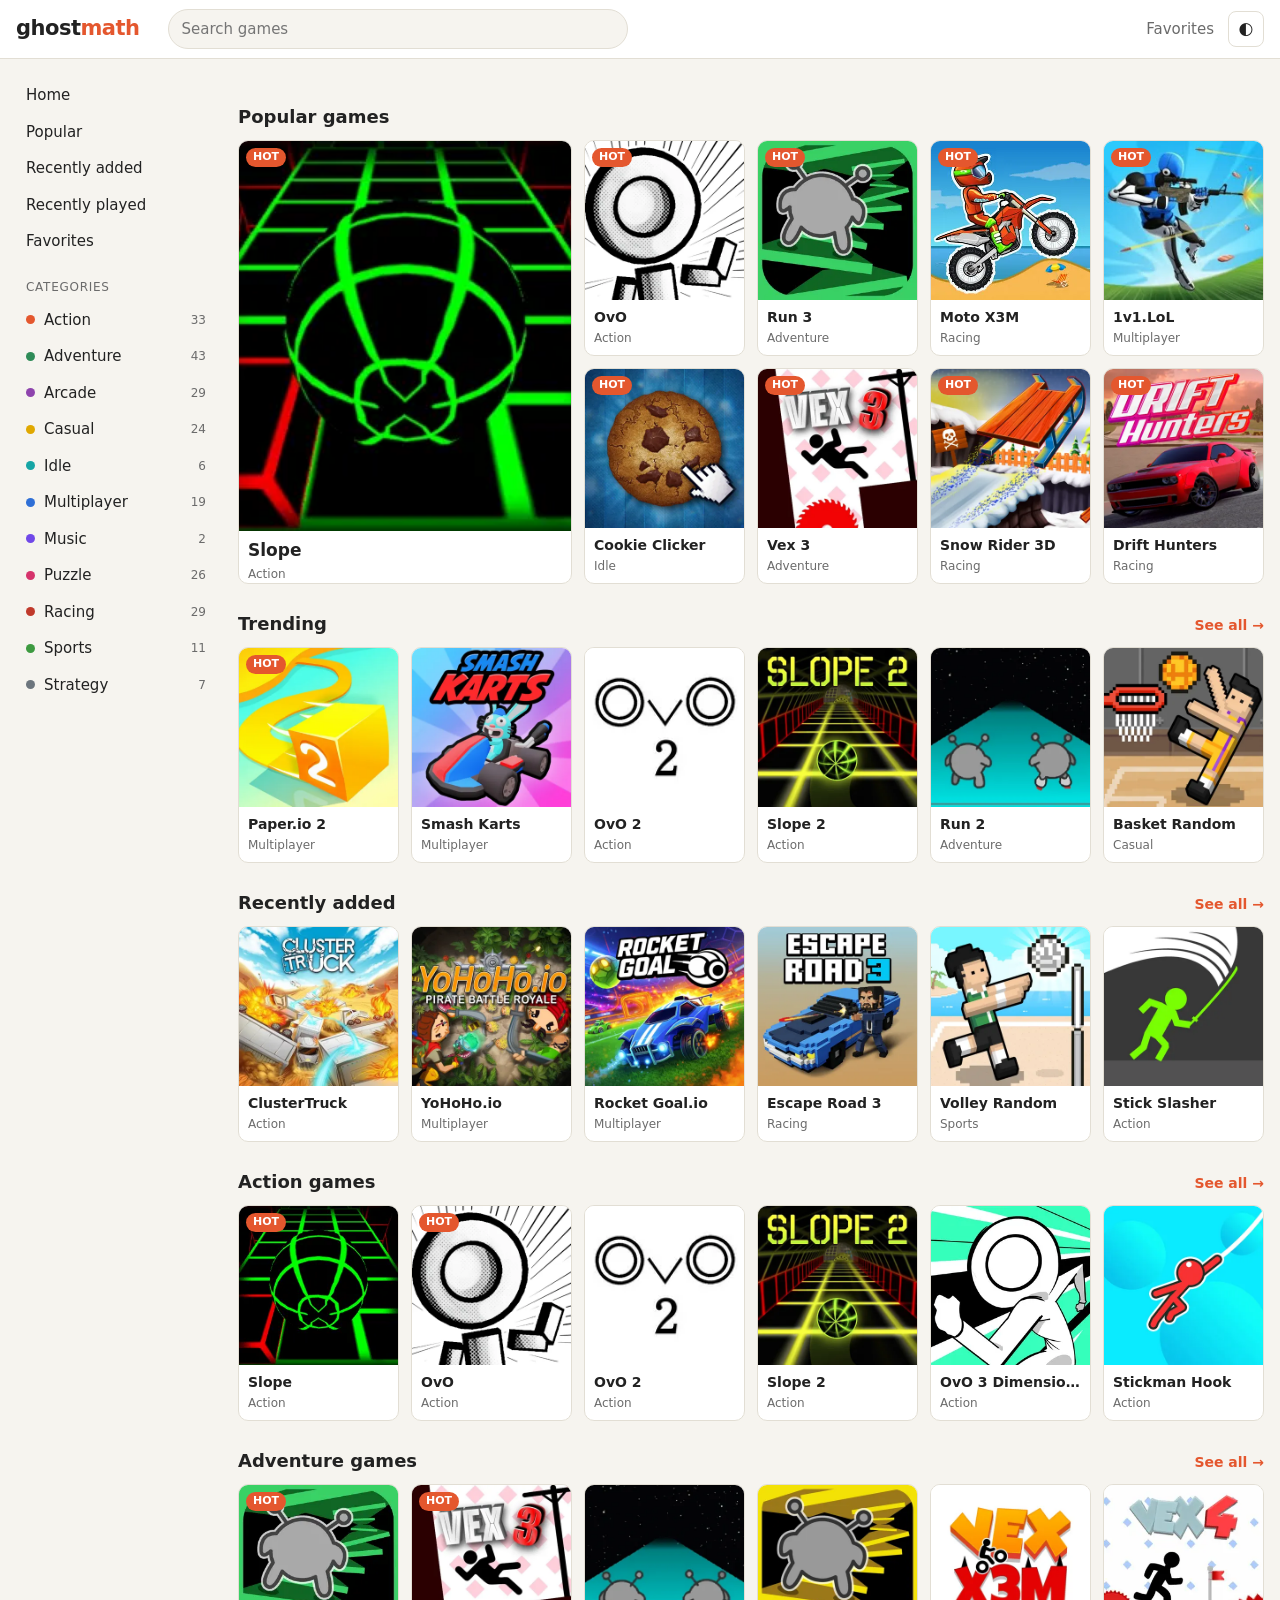
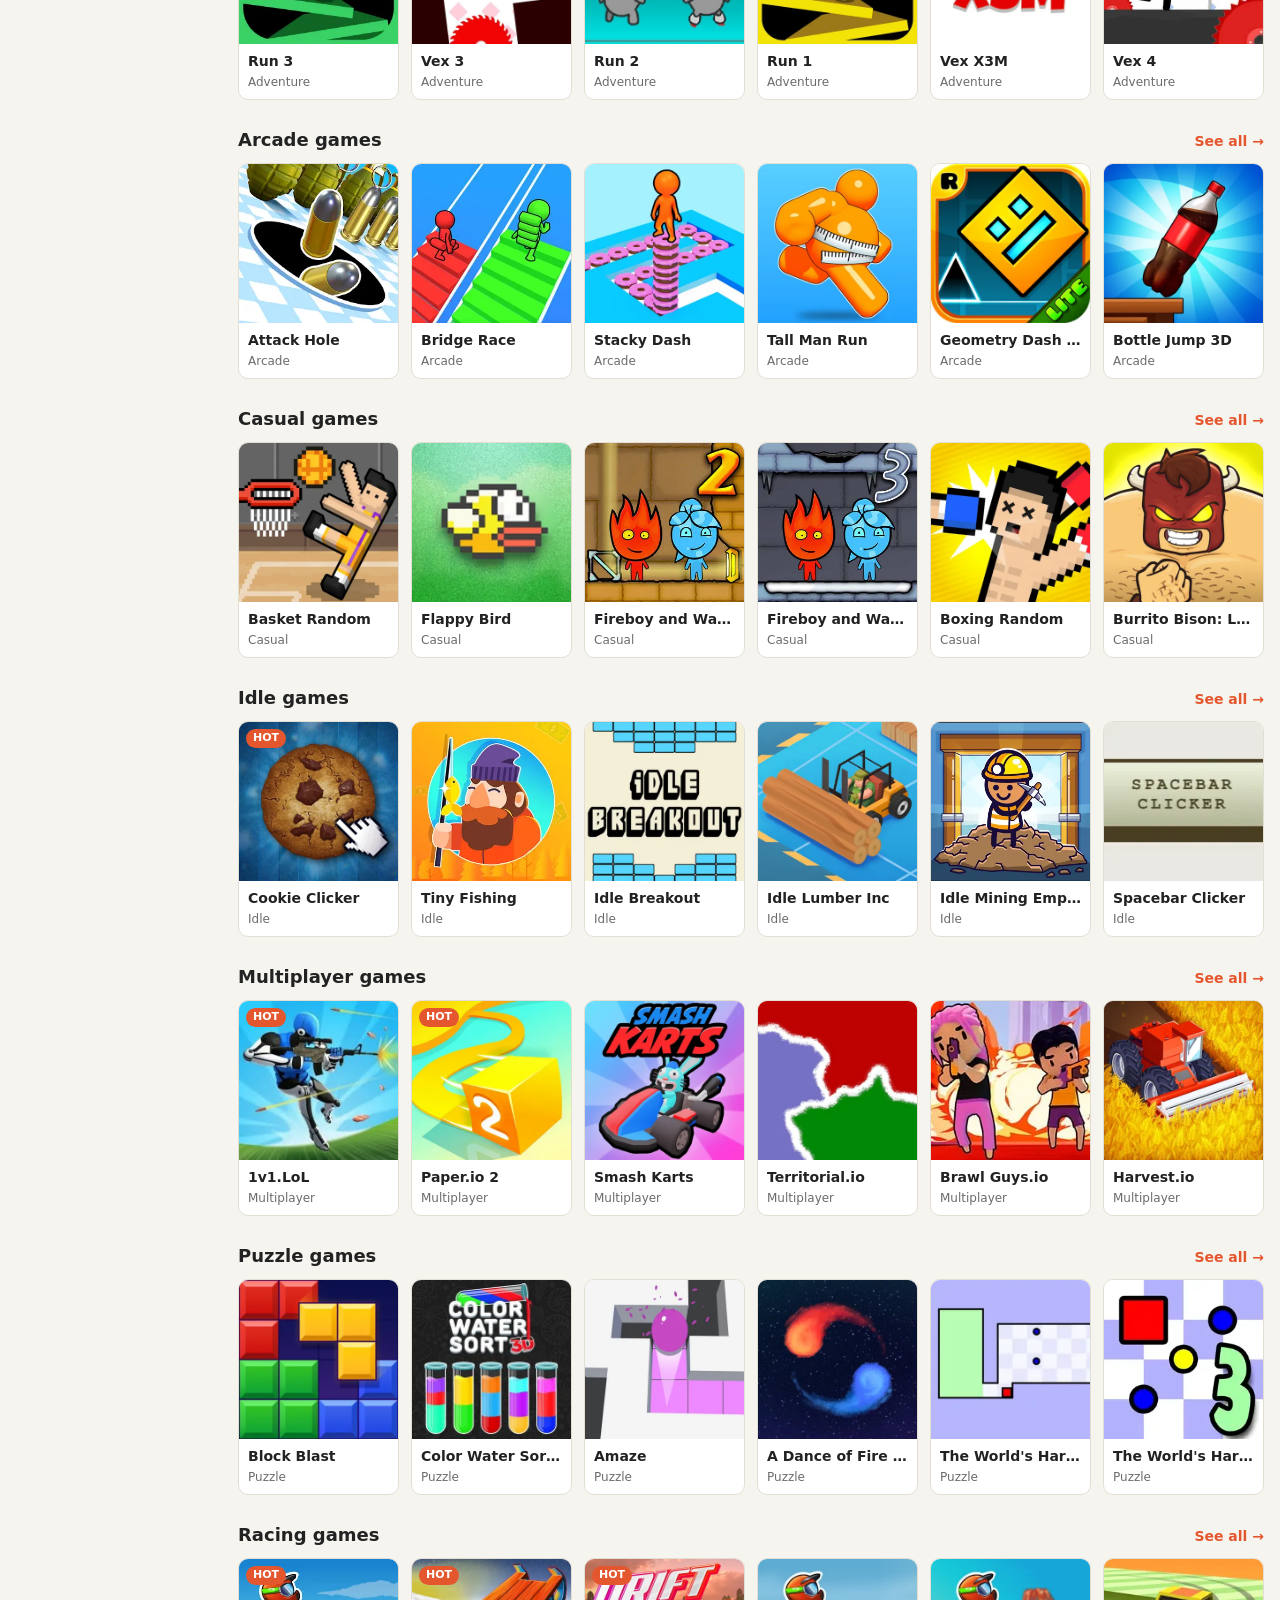
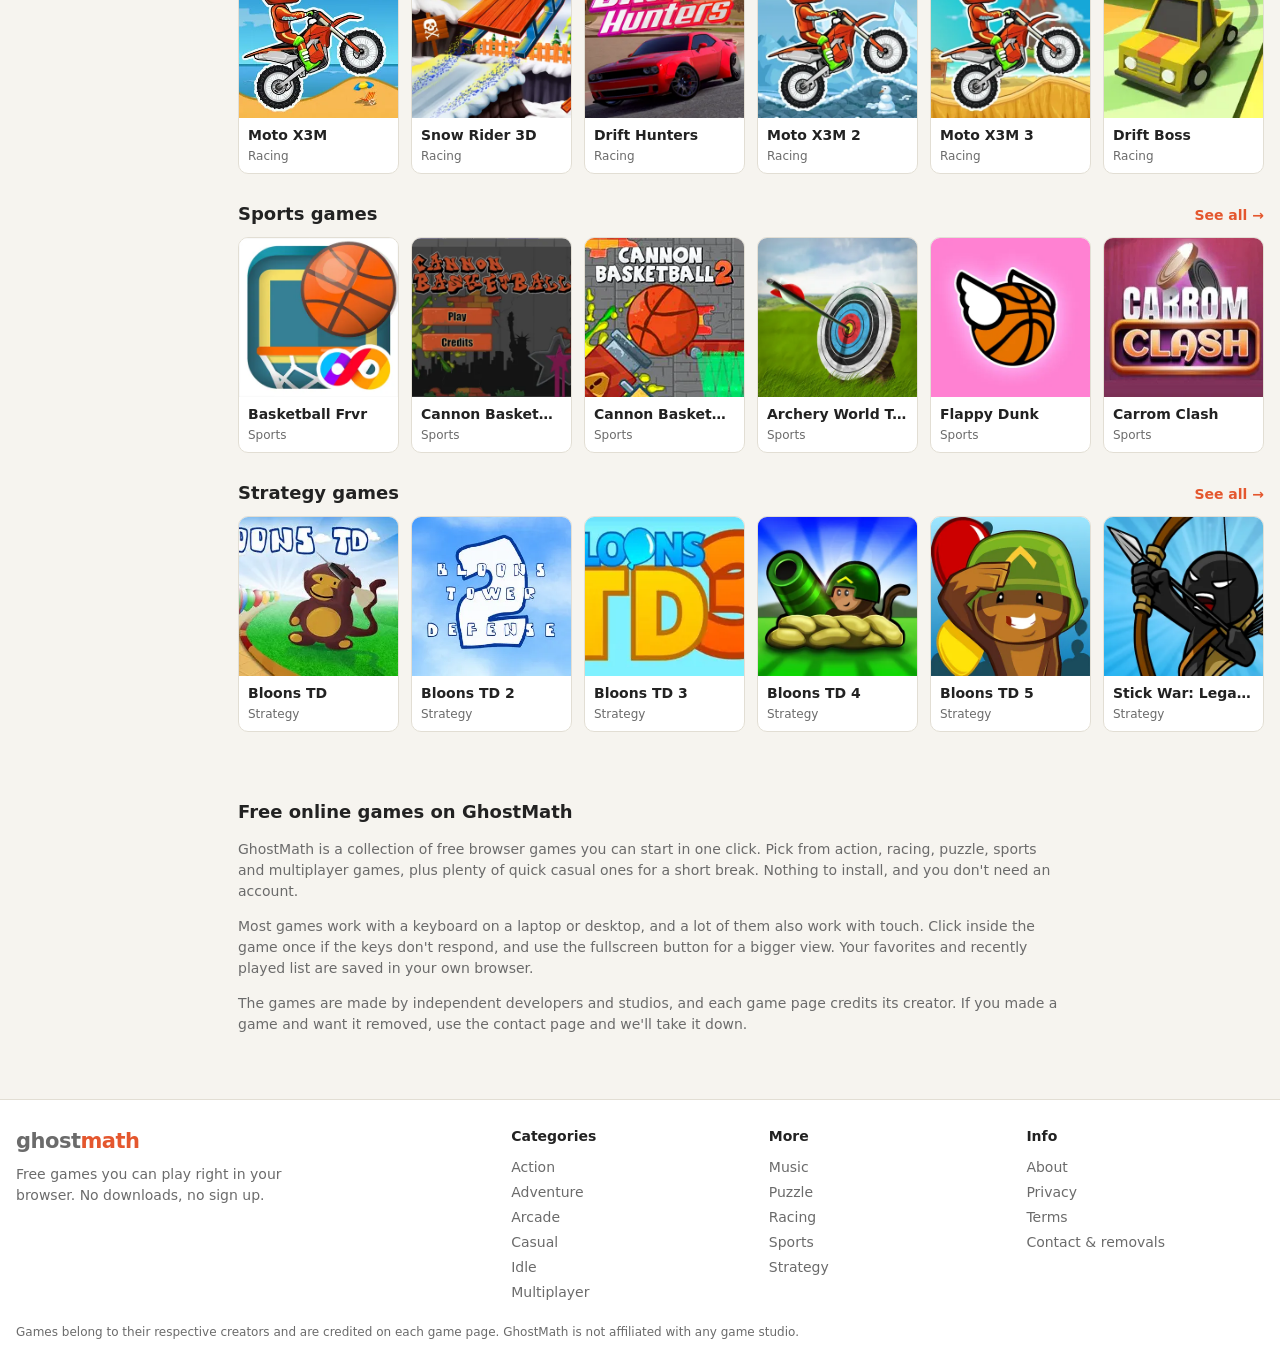
<file: index.html>
<!doctype html><html lang="en"><head><meta charset="utf-8"><meta name="viewport" content="width=device-width,initial-scale=1"><link rel="stylesheet" href="style.css"><link rel="icon" href="favicon.svg" type="image/svg+xml"><script>try{var t=localStorage.getItem("gm_theme");if(t)document.documentElement.setAttribute("data-theme",t)}catch(e){}</script><title>GhostMath - free online games, no download</title><meta name="description" content="Play free online games in your browser: Slope, Run 3, Moto X3M, Snow Rider 3D, Paper.io 2 and 200+ more. No download, no sign up."></head><body><header><div class="wrap bar"><button id="menu" aria-label="Menu">&#9776;</button><a class="logo" href="index.html">ghost<span>math</span></a><div class="search"><input id="q" type="search" placeholder="Search games" autocomplete="off"><ul id="sug"></ul></div><a class="hl" href="browse.html?list=favorites">Favorites</a><button id="theme" class="ib" aria-label="Toggle dark mode">&#9680;</button></div></header><div class="wrap layout"><aside id="side"><nav><a href="index.html" class="sl">Home</a><a href="browse.html?list=popular" class="sl">Popular</a><a href="browse.html?list=new" class="sl">Recently added</a><a href="browse.html?list=recent" class="sl">Recently played</a><a href="browse.html?list=favorites" class="sl">Favorites <span class="cnt" id="favcount"></span></a></nav><div class="sh">Categories</div><nav><a href="browse.html?c=Action" class="sl"><i style="background:#e4572e"></i>Action<span class="cnt">33</span></a><a href="browse.html?c=Adventure" class="sl"><i style="background:#2e8b57"></i>Adventure<span class="cnt">43</span></a><a href="browse.html?c=Arcade" class="sl"><i style="background:#8e44ad"></i>Arcade<span class="cnt">29</span></a><a href="browse.html?c=Casual" class="sl"><i style="background:#e0a800"></i>Casual<span class="cnt">25</span></a><a href="browse.html?c=Idle" class="sl"><i style="background:#16a5a5"></i>Idle<span class="cnt">6</span></a><a href="browse.html?c=Multiplayer" class="sl"><i style="background:#2f6fd6"></i>Multiplayer<span class="cnt">17</span></a><a href="browse.html?c=Music" class="sl"><i style="background:#7048e8"></i>Music<span class="cnt">2</span></a><a href="browse.html?c=Puzzle" class="sl"><i style="background:#d6336c"></i>Puzzle<span class="cnt">26</span></a><a href="browse.html?c=Racing" class="sl"><i style="background:#c0392b"></i>Racing<span class="cnt">30</span></a><a href="browse.html?c=Sports" class="sl"><i style="background:#3d9a40"></i>Sports<span class="cnt">11</span></a><a href="browse.html?c=Strategy" class="sl"><i style="background:#6c757d"></i>Strategy<span class="cnt">7</span></a></nav></aside><main id="main" class=""><section id="hero"><h2>Popular games</h2><div class="mosaic" id="mosaic"></div></section><div id="rows"></div><section class="seo"><h2>Free online games on GhostMath</h2>
<p>GhostMath is a collection of free browser games you can start in one click. Pick from action, racing, puzzle, sports and multiplayer games, plus plenty of quick casual ones for a short break. Nothing to install, and you don't need an account.</p>
<p>Most games work with a keyboard on a laptop or desktop, and a lot of them also work with touch. Click inside the game once if the keys don't respond, and use the fullscreen button for a bigger view. Your favorites and recently played list are saved in your own browser.</p>
<p>The games are made by independent developers and studios, and each game page credits its creator. If you made a game and want it removed, use the contact page and we'll take it down.</p></section></main></div><footer><div class="wrap fcols"><div><b class="logo">ghost<span>math</span></b><p>Free games you can play right in your browser. No downloads, no sign up.</p></div><div><h4>Categories</h4><a href="browse.html?c=Action">Action</a><a href="browse.html?c=Adventure">Adventure</a><a href="browse.html?c=Arcade">Arcade</a><a href="browse.html?c=Casual">Casual</a><a href="browse.html?c=Idle">Idle</a><a href="browse.html?c=Multiplayer">Multiplayer</a></div><div><h4>More</h4><a href="browse.html?c=Music">Music</a><a href="browse.html?c=Puzzle">Puzzle</a><a href="browse.html?c=Racing">Racing</a><a href="browse.html?c=Sports">Sports</a><a href="browse.html?c=Strategy">Strategy</a></div><div><h4>Info</h4><a href="about.html">About</a><a href="privacy.html">Privacy</a><a href="terms.html">Terms</a><a href="contact.html">Contact &amp; removals</a></div></div><div class="wrap small">Games belong to their respective creators and are credited on each game page. GhostMath is not affiliated with any game studio.</div></footer><div id="shade"></div><script src="games.js"></script><script src="app.js"></script></body></html>
</file>
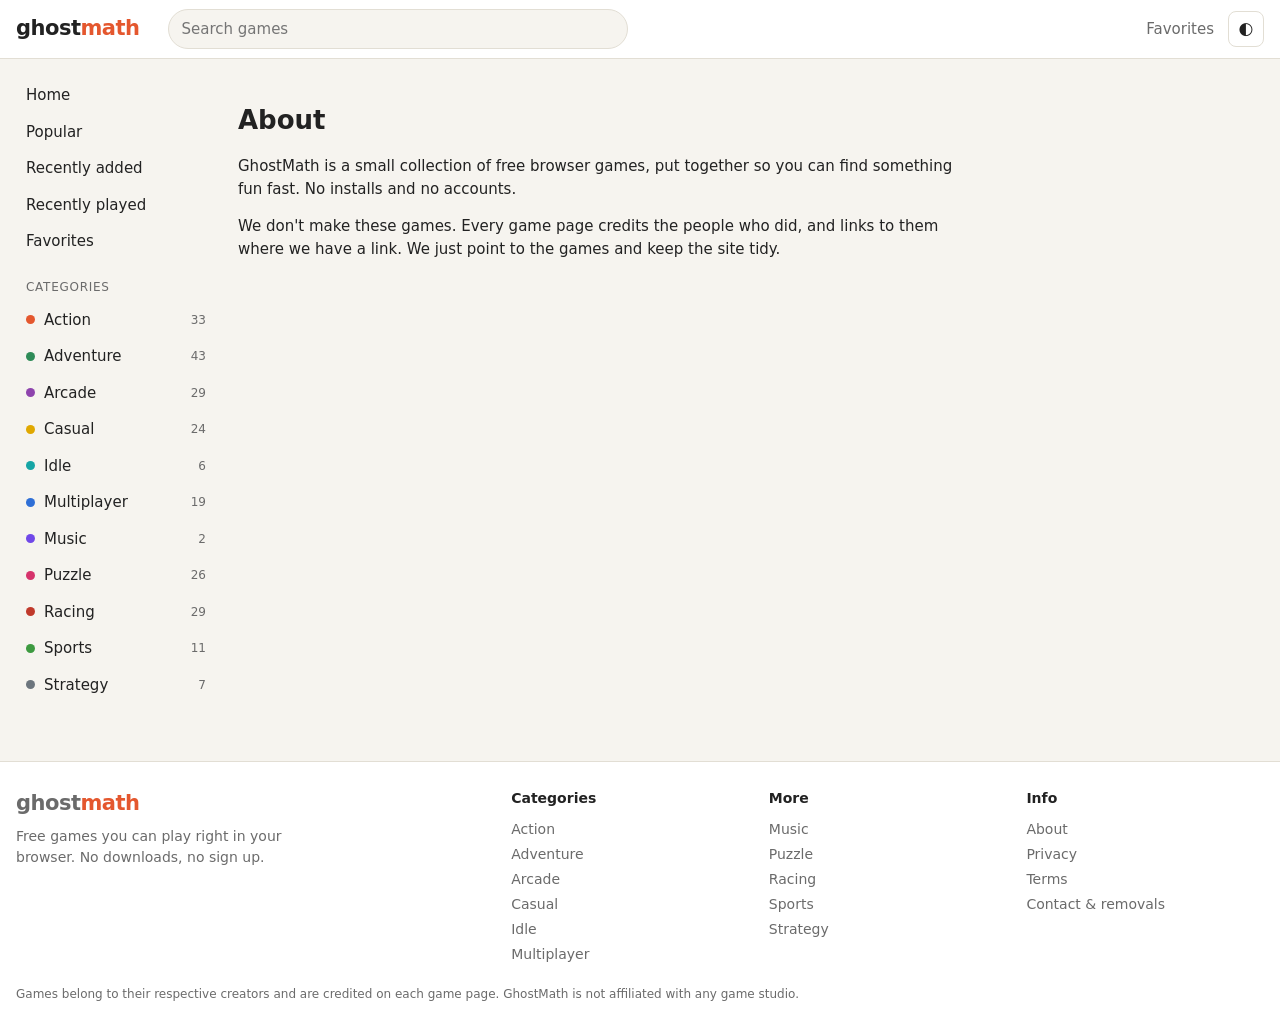
<file: about.html>
<!doctype html><html lang="en"><head><meta charset="utf-8"><meta name="viewport" content="width=device-width,initial-scale=1"><link rel="stylesheet" href="style.css"><link rel="icon" href="favicon.svg" type="image/svg+xml"><script>try{var t=localStorage.getItem("gm_theme");if(t)document.documentElement.setAttribute("data-theme",t)}catch(e){}</script><title>About - GhostMath</title><meta name="description" content="About"></head><body><header><div class="wrap bar"><button id="menu" aria-label="Menu">&#9776;</button><a class="logo" href="index.html">ghost<span>math</span></a><div class="search"><input id="q" type="search" placeholder="Search games" autocomplete="off"><ul id="sug"></ul></div><a class="hl" href="browse.html?list=favorites">Favorites</a><button id="theme" class="ib" aria-label="Toggle dark mode">&#9680;</button></div></header><div class="wrap layout"><aside id="side"><nav><a href="index.html" class="sl">Home</a><a href="browse.html?list=popular" class="sl">Popular</a><a href="browse.html?list=new" class="sl">Recently added</a><a href="browse.html?list=recent" class="sl">Recently played</a><a href="browse.html?list=favorites" class="sl">Favorites <span class="cnt" id="favcount"></span></a></nav><div class="sh">Categories</div><nav><a href="browse.html?c=Action" class="sl"><i style="background:#e4572e"></i>Action<span class="cnt">33</span></a><a href="browse.html?c=Adventure" class="sl"><i style="background:#2e8b57"></i>Adventure<span class="cnt">43</span></a><a href="browse.html?c=Arcade" class="sl"><i style="background:#8e44ad"></i>Arcade<span class="cnt">29</span></a><a href="browse.html?c=Casual" class="sl"><i style="background:#e0a800"></i>Casual<span class="cnt">25</span></a><a href="browse.html?c=Idle" class="sl"><i style="background:#16a5a5"></i>Idle<span class="cnt">6</span></a><a href="browse.html?c=Multiplayer" class="sl"><i style="background:#2f6fd6"></i>Multiplayer<span class="cnt">17</span></a><a href="browse.html?c=Music" class="sl"><i style="background:#7048e8"></i>Music<span class="cnt">2</span></a><a href="browse.html?c=Puzzle" class="sl"><i style="background:#d6336c"></i>Puzzle<span class="cnt">26</span></a><a href="browse.html?c=Racing" class="sl"><i style="background:#c0392b"></i>Racing<span class="cnt">30</span></a><a href="browse.html?c=Sports" class="sl"><i style="background:#3d9a40"></i>Sports<span class="cnt">11</span></a><a href="browse.html?c=Strategy" class="sl"><i style="background:#6c757d"></i>Strategy<span class="cnt">7</span></a></nav></aside><main id="main" class=""><div class="page"><h1>About</h1><p>GhostMath is a small collection of free browser games, put together so you can find something fun fast. No installs and no accounts.</p><p>We don't make these games. Every game page credits the people who did, and links to them where we have a link. We just point to the games and keep the site tidy.</p></div></main></div><footer><div class="wrap fcols"><div><b class="logo">ghost<span>math</span></b><p>Free games you can play right in your browser. No downloads, no sign up.</p></div><div><h4>Categories</h4><a href="browse.html?c=Action">Action</a><a href="browse.html?c=Adventure">Adventure</a><a href="browse.html?c=Arcade">Arcade</a><a href="browse.html?c=Casual">Casual</a><a href="browse.html?c=Idle">Idle</a><a href="browse.html?c=Multiplayer">Multiplayer</a></div><div><h4>More</h4><a href="browse.html?c=Music">Music</a><a href="browse.html?c=Puzzle">Puzzle</a><a href="browse.html?c=Racing">Racing</a><a href="browse.html?c=Sports">Sports</a><a href="browse.html?c=Strategy">Strategy</a></div><div><h4>Info</h4><a href="about.html">About</a><a href="privacy.html">Privacy</a><a href="terms.html">Terms</a><a href="contact.html">Contact &amp; removals</a></div></div><div class="wrap small">Games belong to their respective creators and are credited on each game page. GhostMath is not affiliated with any game studio.</div></footer><div id="shade"></div><script src="games.js"></script><script src="app.js"></script></body></html>
</file>
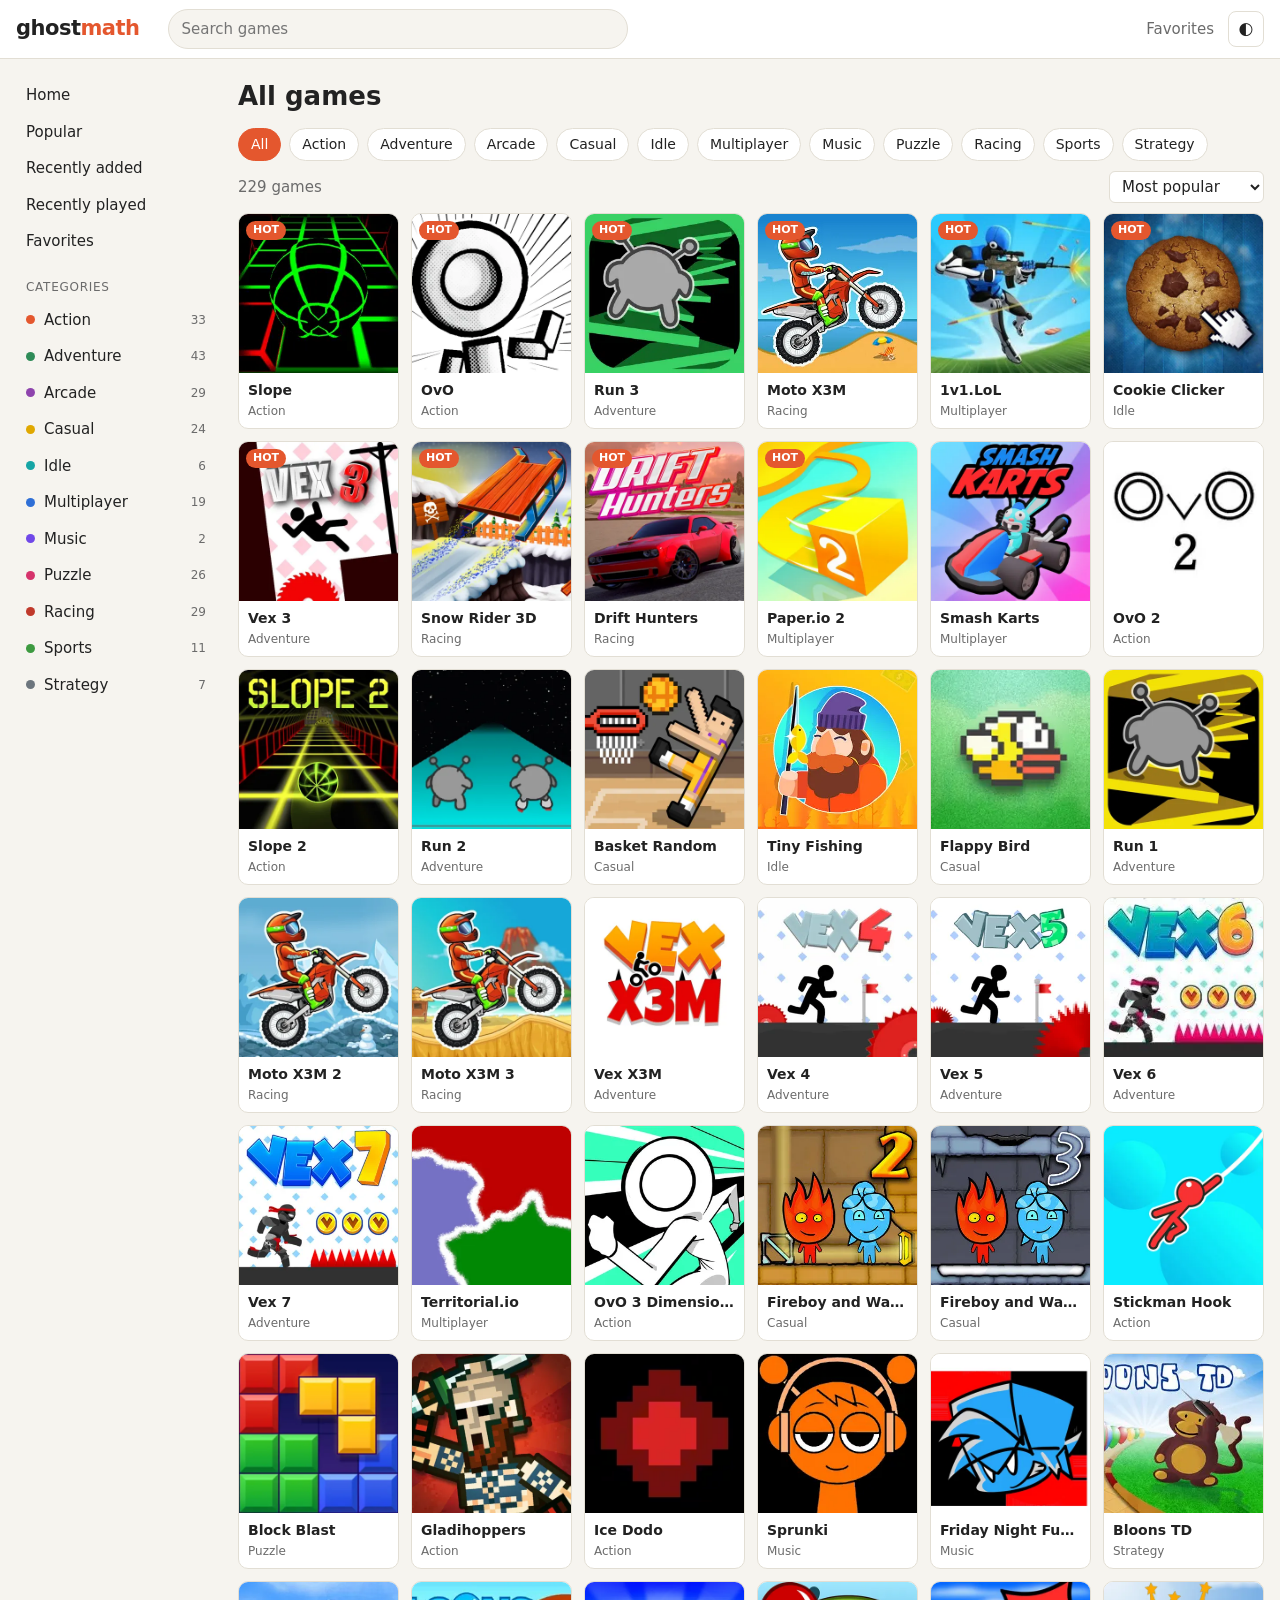
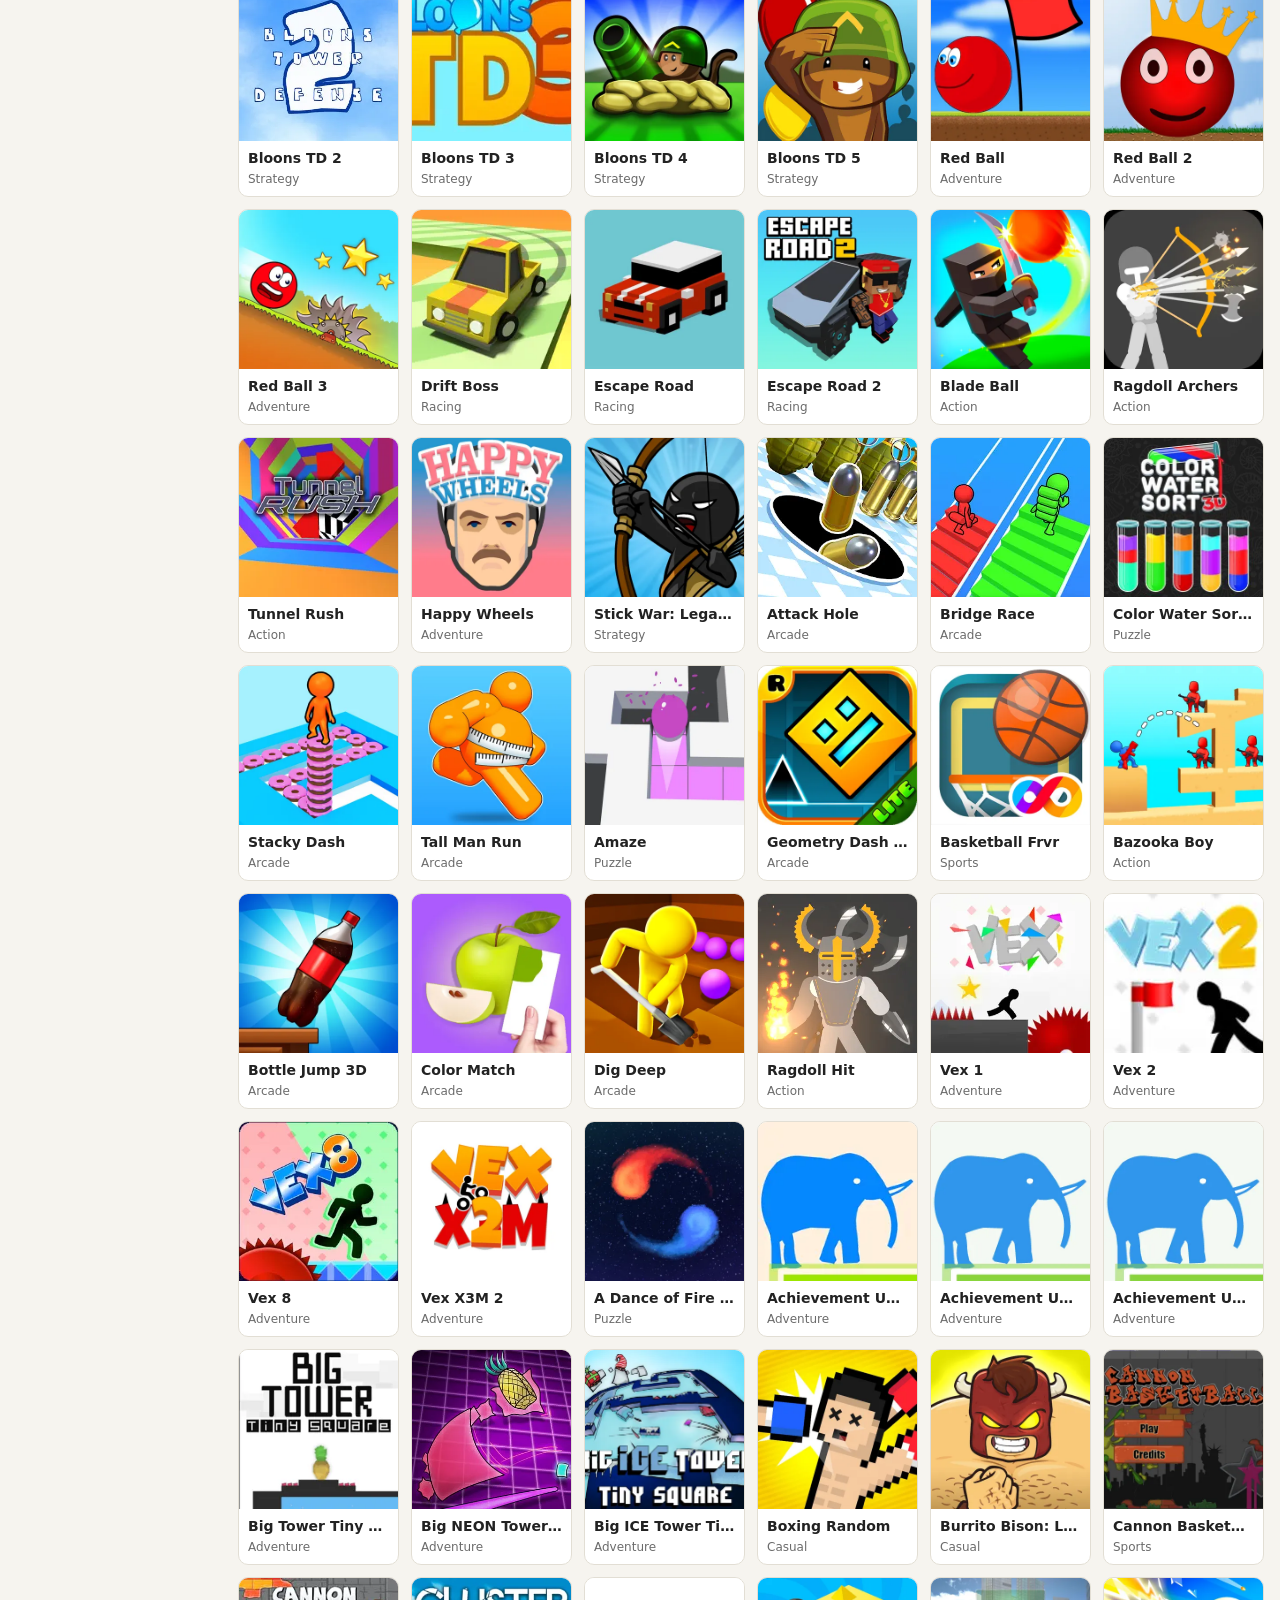
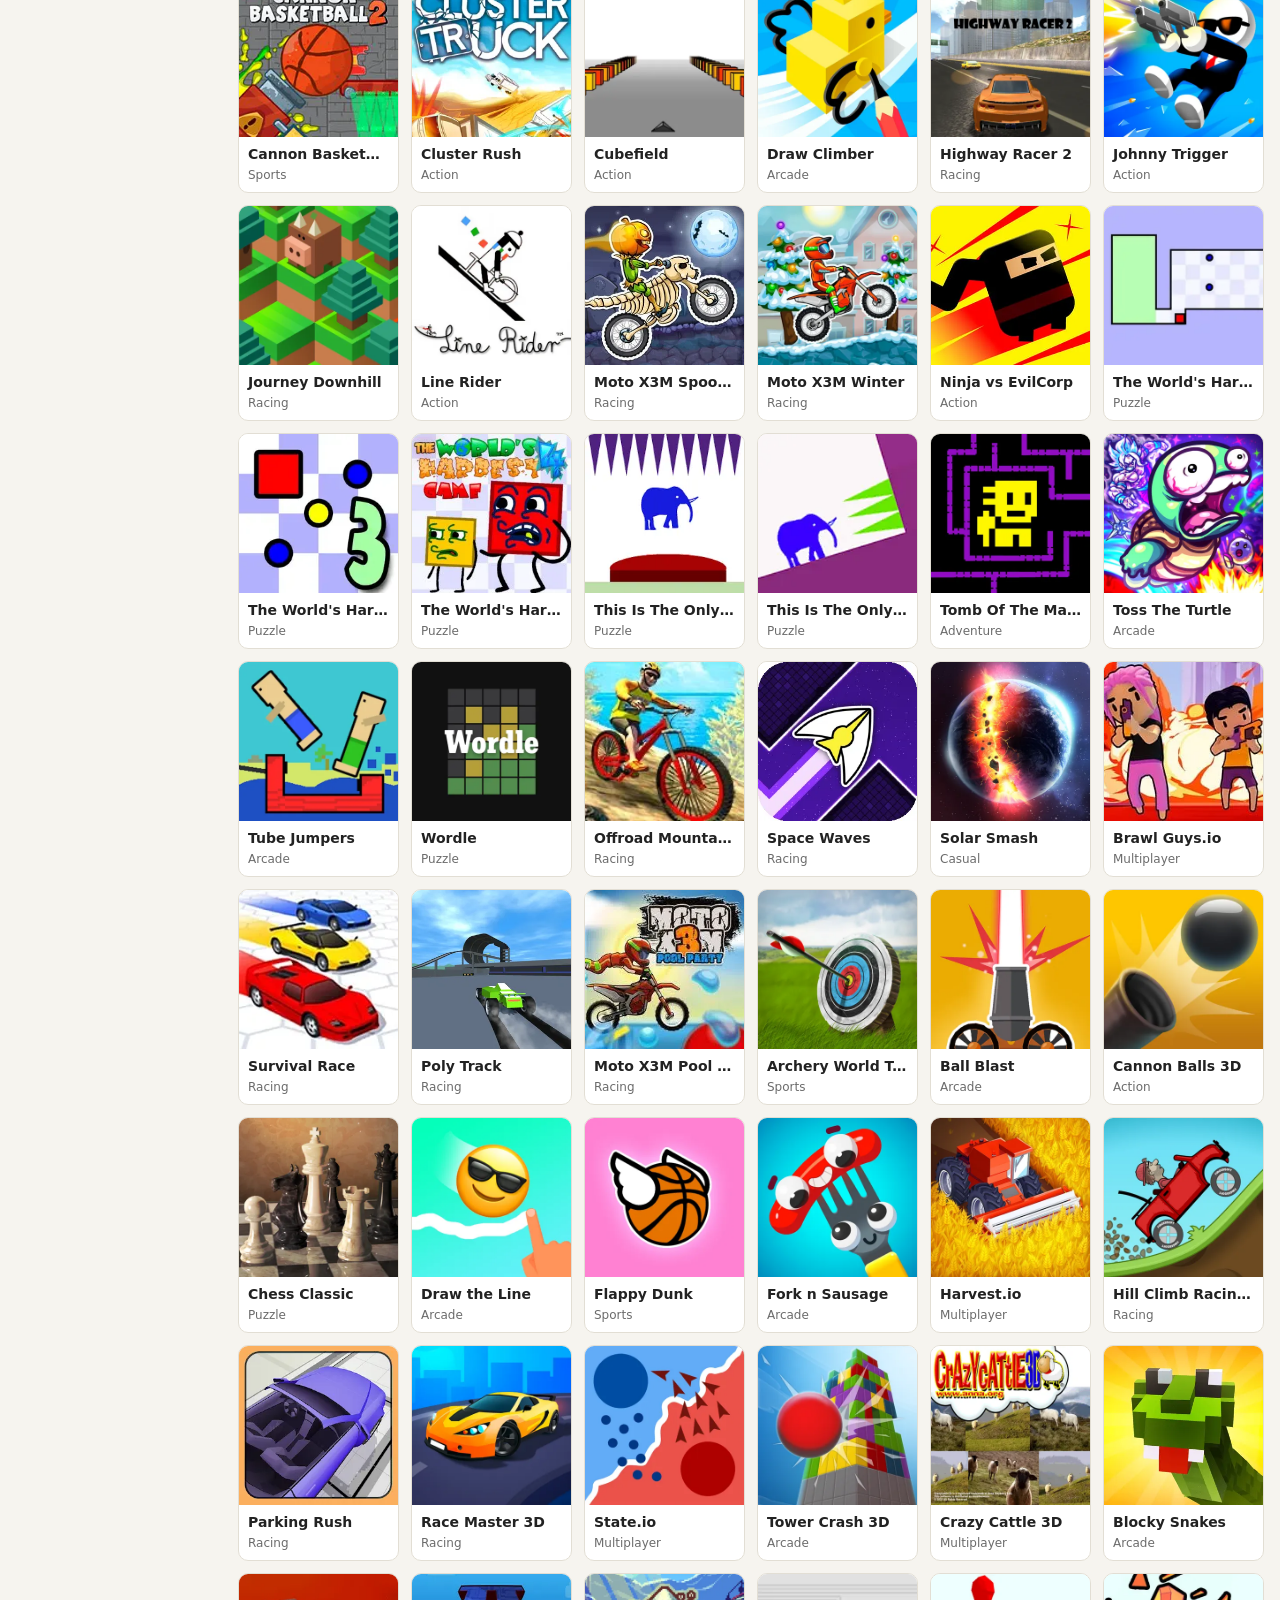
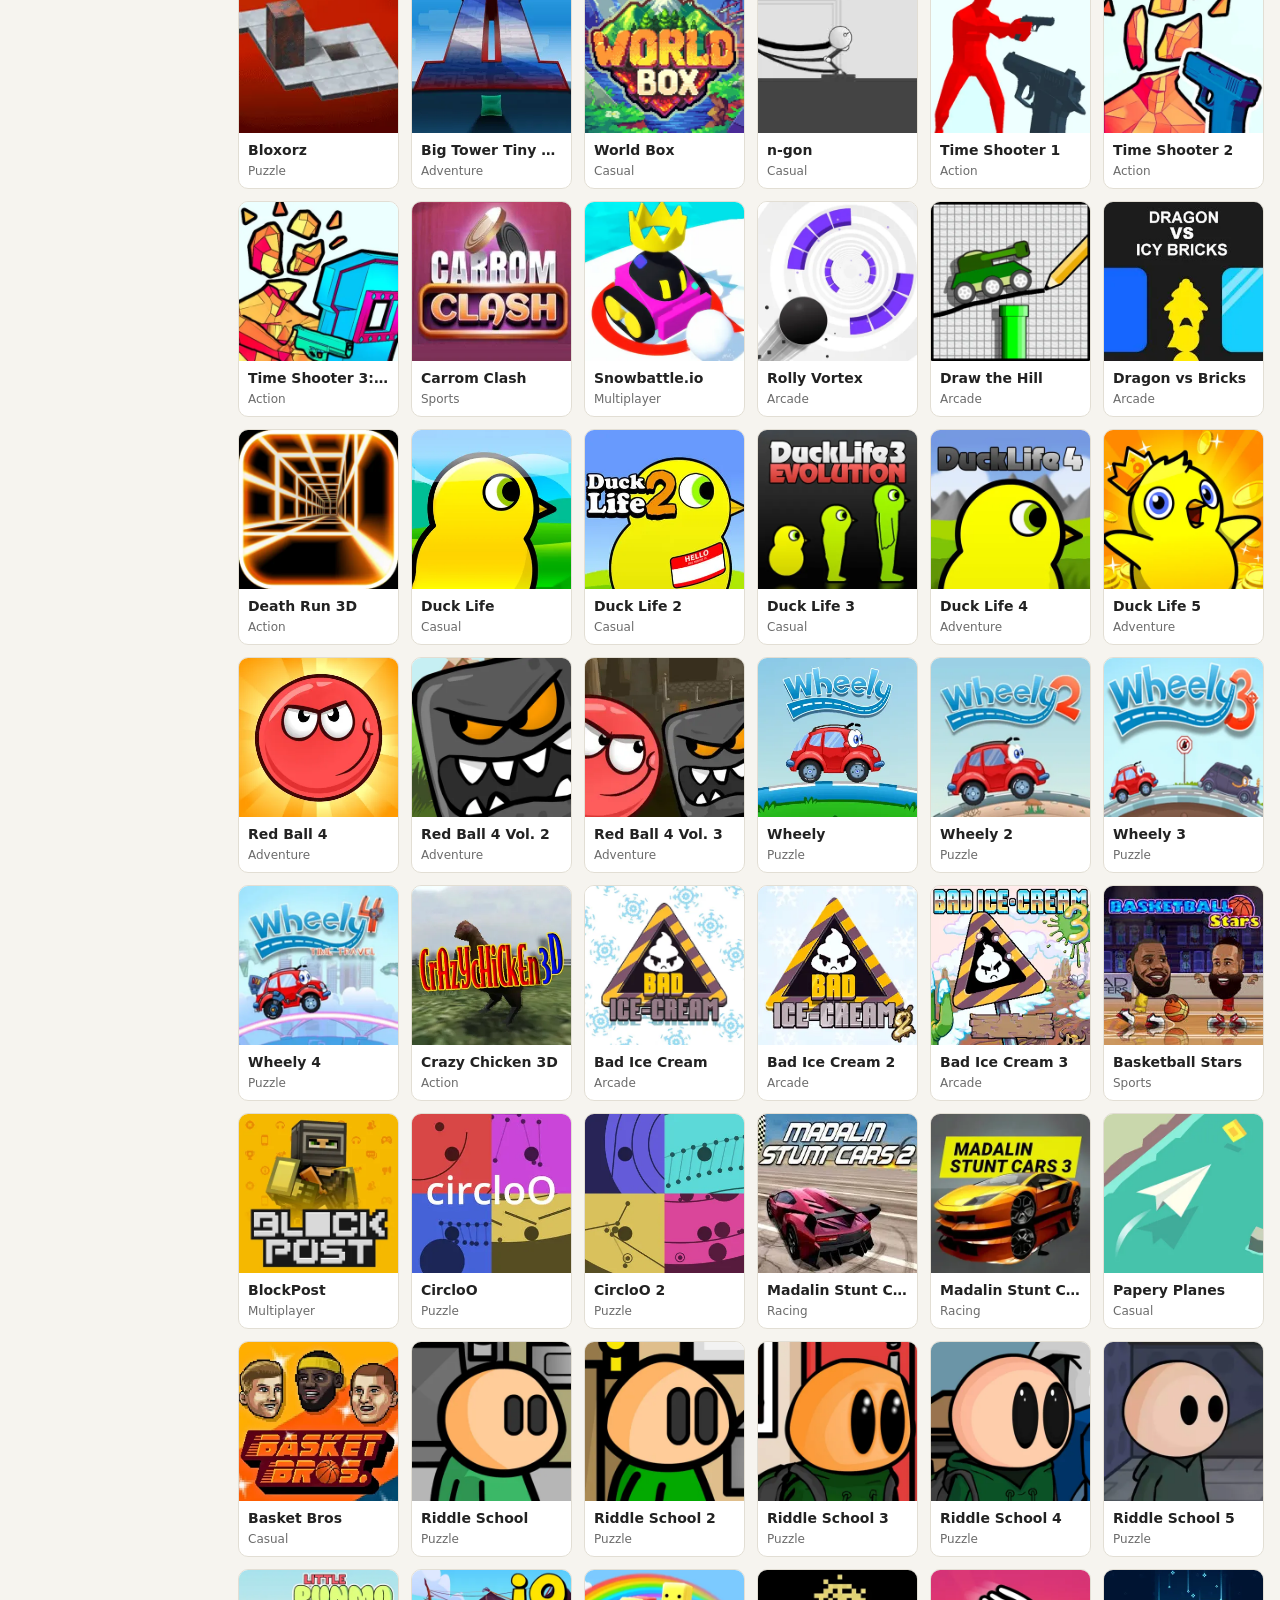
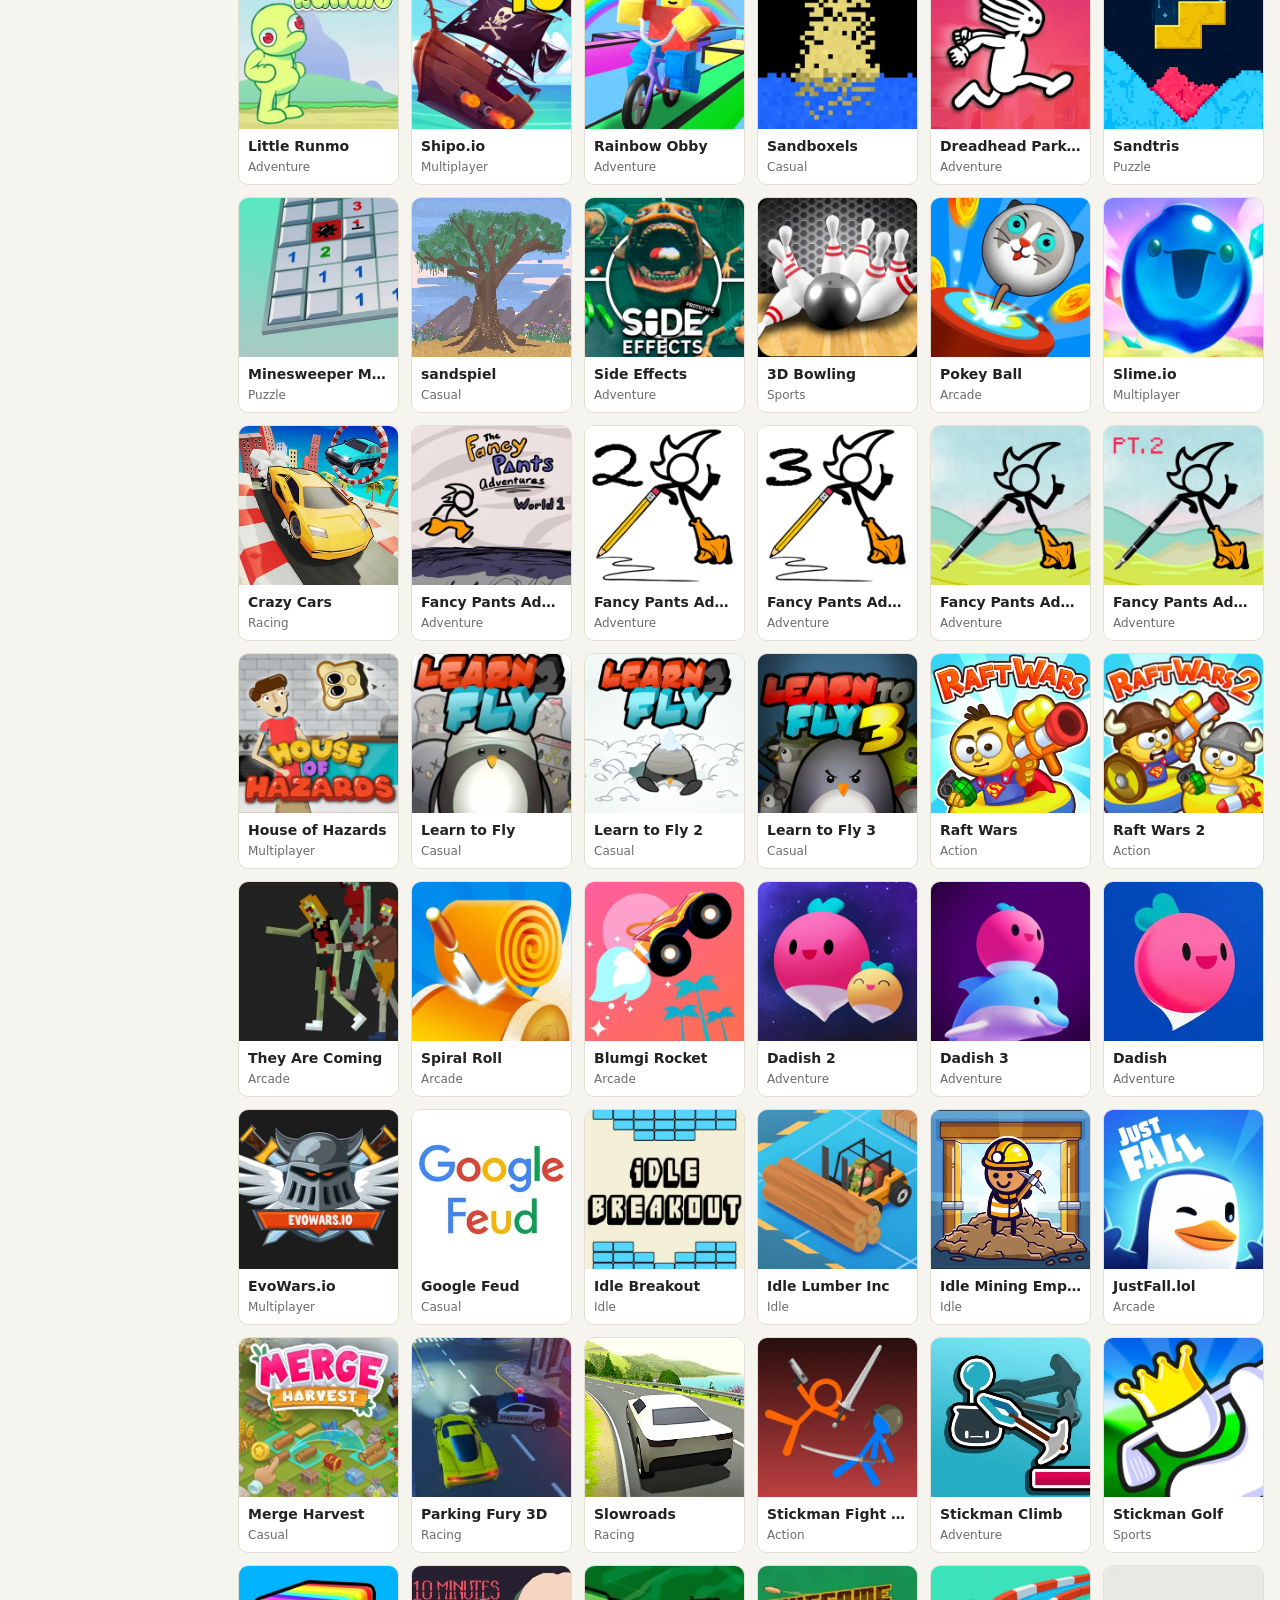
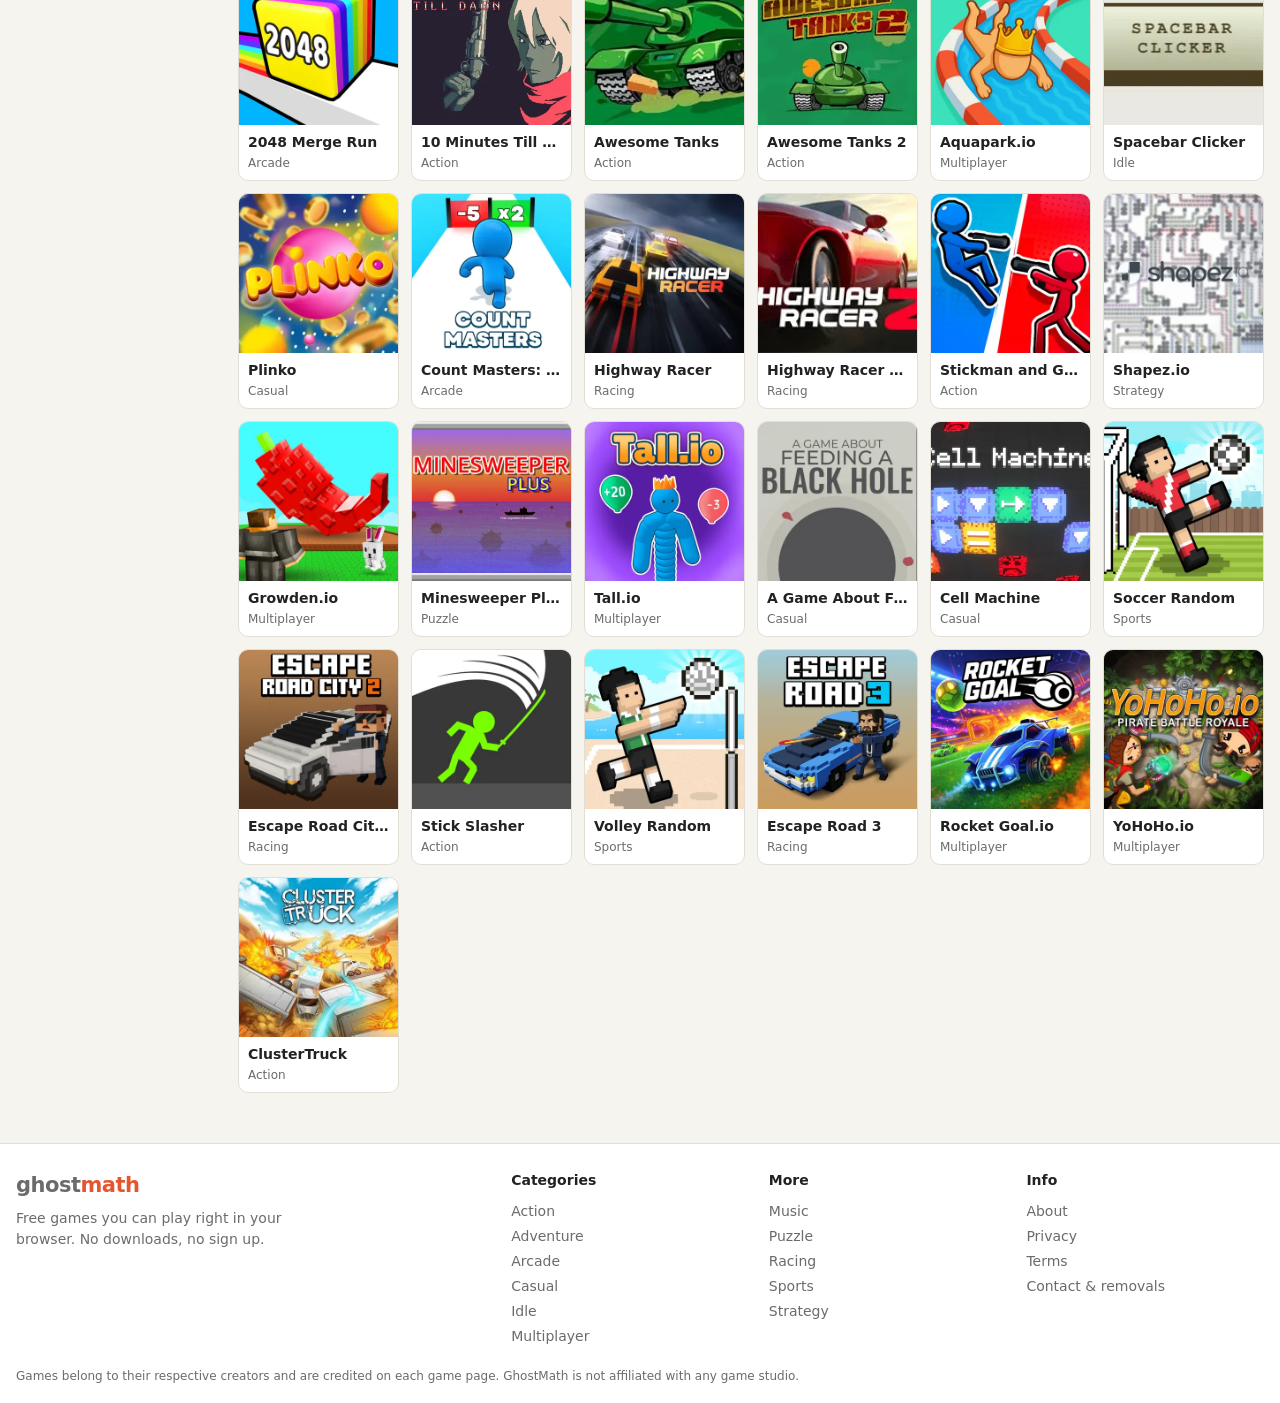
<file: browse.html>
<!doctype html><html lang="en"><head><meta charset="utf-8"><meta name="viewport" content="width=device-width,initial-scale=1"><link rel="stylesheet" href="style.css"><link rel="icon" href="favicon.svg" type="image/svg+xml"><script>try{var t=localStorage.getItem("gm_theme");if(t)document.documentElement.setAttribute("data-theme",t)}catch(e){}</script><title>Browse games - GhostMath</title><meta name="description" content="Browse and search free online games on GhostMath."></head><body><header><div class="wrap bar"><button id="menu" aria-label="Menu">&#9776;</button><a class="logo" href="index.html">ghost<span>math</span></a><div class="search"><input id="q" type="search" placeholder="Search games" autocomplete="off"><ul id="sug"></ul></div><a class="hl" href="browse.html?list=favorites">Favorites</a><button id="theme" class="ib" aria-label="Toggle dark mode">&#9680;</button></div></header><div class="wrap layout"><aside id="side"><nav><a href="index.html" class="sl">Home</a><a href="browse.html?list=popular" class="sl">Popular</a><a href="browse.html?list=new" class="sl">Recently added</a><a href="browse.html?list=recent" class="sl">Recently played</a><a href="browse.html?list=favorites" class="sl">Favorites <span class="cnt" id="favcount"></span></a></nav><div class="sh">Categories</div><nav><a href="browse.html?c=Action" class="sl"><i style="background:#e4572e"></i>Action<span class="cnt">33</span></a><a href="browse.html?c=Adventure" class="sl"><i style="background:#2e8b57"></i>Adventure<span class="cnt">43</span></a><a href="browse.html?c=Arcade" class="sl"><i style="background:#8e44ad"></i>Arcade<span class="cnt">29</span></a><a href="browse.html?c=Casual" class="sl"><i style="background:#e0a800"></i>Casual<span class="cnt">25</span></a><a href="browse.html?c=Idle" class="sl"><i style="background:#16a5a5"></i>Idle<span class="cnt">6</span></a><a href="browse.html?c=Multiplayer" class="sl"><i style="background:#2f6fd6"></i>Multiplayer<span class="cnt">17</span></a><a href="browse.html?c=Music" class="sl"><i style="background:#7048e8"></i>Music<span class="cnt">2</span></a><a href="browse.html?c=Puzzle" class="sl"><i style="background:#d6336c"></i>Puzzle<span class="cnt">26</span></a><a href="browse.html?c=Racing" class="sl"><i style="background:#c0392b"></i>Racing<span class="cnt">30</span></a><a href="browse.html?c=Sports" class="sl"><i style="background:#3d9a40"></i>Sports<span class="cnt">11</span></a><a href="browse.html?c=Strategy" class="sl"><i style="background:#6c757d"></i>Strategy<span class="cnt">7</span></a></nav></aside><main id="main" class=""><h1 id="btitle">Games</h1><div class="chips" id="chips"></div><div class="toolbar"><span id="bcount" class="mute"></span><select id="sort"><option value="pop">Most popular</option><option value="az">A to Z</option><option value="new">Recently added</option></select></div><div class="grid" id="grid"></div></main></div><footer><div class="wrap fcols"><div><b class="logo">ghost<span>math</span></b><p>Free games you can play right in your browser. No downloads, no sign up.</p></div><div><h4>Categories</h4><a href="browse.html?c=Action">Action</a><a href="browse.html?c=Adventure">Adventure</a><a href="browse.html?c=Arcade">Arcade</a><a href="browse.html?c=Casual">Casual</a><a href="browse.html?c=Idle">Idle</a><a href="browse.html?c=Multiplayer">Multiplayer</a></div><div><h4>More</h4><a href="browse.html?c=Music">Music</a><a href="browse.html?c=Puzzle">Puzzle</a><a href="browse.html?c=Racing">Racing</a><a href="browse.html?c=Sports">Sports</a><a href="browse.html?c=Strategy">Strategy</a></div><div><h4>Info</h4><a href="about.html">About</a><a href="privacy.html">Privacy</a><a href="terms.html">Terms</a><a href="contact.html">Contact &amp; removals</a></div></div><div class="wrap small">Games belong to their respective creators and are credited on each game page. GhostMath is not affiliated with any game studio.</div></footer><div id="shade"></div><script src="games.js"></script><script src="app.js"></script></body></html>
</file>
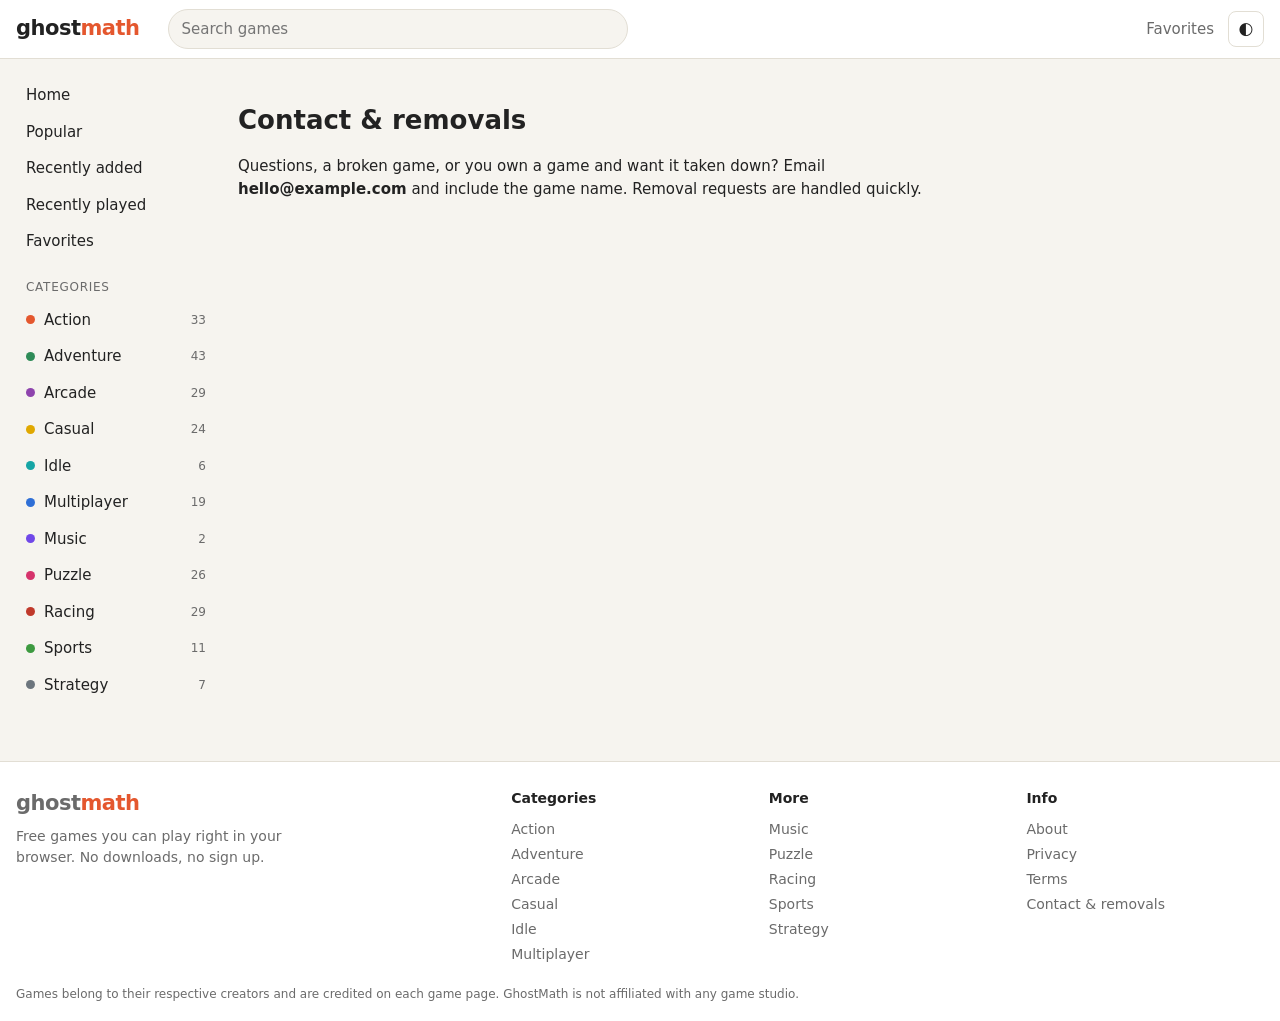
<file: contact.html>
<!doctype html><html lang="en"><head><meta charset="utf-8"><meta name="viewport" content="width=device-width,initial-scale=1"><link rel="stylesheet" href="style.css"><link rel="icon" href="favicon.svg" type="image/svg+xml"><script>try{var t=localStorage.getItem("gm_theme");if(t)document.documentElement.setAttribute("data-theme",t)}catch(e){}</script><title>Contact &amp; removals - GhostMath</title><meta name="description" content="Contact &amp; removals"></head><body><header><div class="wrap bar"><button id="menu" aria-label="Menu">&#9776;</button><a class="logo" href="index.html">ghost<span>math</span></a><div class="search"><input id="q" type="search" placeholder="Search games" autocomplete="off"><ul id="sug"></ul></div><a class="hl" href="browse.html?list=favorites">Favorites</a><button id="theme" class="ib" aria-label="Toggle dark mode">&#9680;</button></div></header><div class="wrap layout"><aside id="side"><nav><a href="index.html" class="sl">Home</a><a href="browse.html?list=popular" class="sl">Popular</a><a href="browse.html?list=new" class="sl">Recently added</a><a href="browse.html?list=recent" class="sl">Recently played</a><a href="browse.html?list=favorites" class="sl">Favorites <span class="cnt" id="favcount"></span></a></nav><div class="sh">Categories</div><nav><a href="browse.html?c=Action" class="sl"><i style="background:#e4572e"></i>Action<span class="cnt">33</span></a><a href="browse.html?c=Adventure" class="sl"><i style="background:#2e8b57"></i>Adventure<span class="cnt">43</span></a><a href="browse.html?c=Arcade" class="sl"><i style="background:#8e44ad"></i>Arcade<span class="cnt">29</span></a><a href="browse.html?c=Casual" class="sl"><i style="background:#e0a800"></i>Casual<span class="cnt">25</span></a><a href="browse.html?c=Idle" class="sl"><i style="background:#16a5a5"></i>Idle<span class="cnt">6</span></a><a href="browse.html?c=Multiplayer" class="sl"><i style="background:#2f6fd6"></i>Multiplayer<span class="cnt">17</span></a><a href="browse.html?c=Music" class="sl"><i style="background:#7048e8"></i>Music<span class="cnt">2</span></a><a href="browse.html?c=Puzzle" class="sl"><i style="background:#d6336c"></i>Puzzle<span class="cnt">26</span></a><a href="browse.html?c=Racing" class="sl"><i style="background:#c0392b"></i>Racing<span class="cnt">30</span></a><a href="browse.html?c=Sports" class="sl"><i style="background:#3d9a40"></i>Sports<span class="cnt">11</span></a><a href="browse.html?c=Strategy" class="sl"><i style="background:#6c757d"></i>Strategy<span class="cnt">7</span></a></nav></aside><main id="main" class=""><div class="page"><h1>Contact &amp; removals</h1><p>Questions, a broken game, or you own a game and want it taken down? Email <b>hello@example.com</b> and include the game name. Removal requests are handled quickly.</p></div></main></div><footer><div class="wrap fcols"><div><b class="logo">ghost<span>math</span></b><p>Free games you can play right in your browser. No downloads, no sign up.</p></div><div><h4>Categories</h4><a href="browse.html?c=Action">Action</a><a href="browse.html?c=Adventure">Adventure</a><a href="browse.html?c=Arcade">Arcade</a><a href="browse.html?c=Casual">Casual</a><a href="browse.html?c=Idle">Idle</a><a href="browse.html?c=Multiplayer">Multiplayer</a></div><div><h4>More</h4><a href="browse.html?c=Music">Music</a><a href="browse.html?c=Puzzle">Puzzle</a><a href="browse.html?c=Racing">Racing</a><a href="browse.html?c=Sports">Sports</a><a href="browse.html?c=Strategy">Strategy</a></div><div><h4>Info</h4><a href="about.html">About</a><a href="privacy.html">Privacy</a><a href="terms.html">Terms</a><a href="contact.html">Contact &amp; removals</a></div></div><div class="wrap small">Games belong to their respective creators and are credited on each game page. GhostMath is not affiliated with any game studio.</div></footer><div id="shade"></div><script src="games.js"></script><script src="app.js"></script></body></html>
</file>
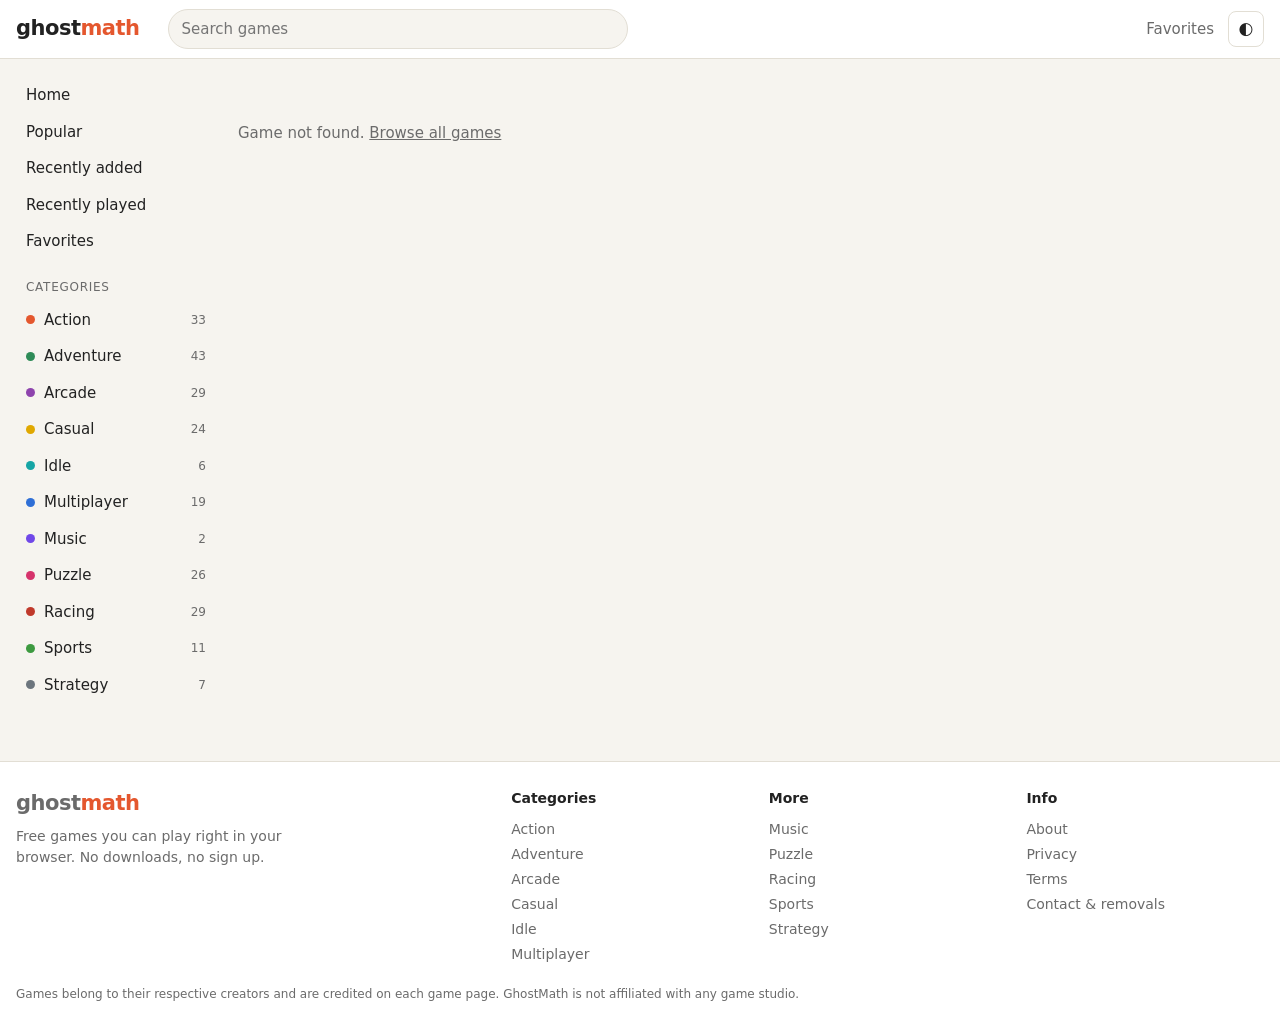
<file: game.html>
<!doctype html><html lang="en"><head><meta charset="utf-8"><meta name="viewport" content="width=device-width,initial-scale=1"><link rel="stylesheet" href="style.css"><link rel="icon" href="favicon.svg" type="image/svg+xml"><script>try{var t=localStorage.getItem("gm_theme");if(t)document.documentElement.setAttribute("data-theme",t)}catch(e){}</script><title>Play - GhostMath</title><meta name="description" content="Play free online games on GhostMath."></head><body><header><div class="wrap bar"><button id="menu" aria-label="Menu">&#9776;</button><a class="logo" href="index.html">ghost<span>math</span></a><div class="search"><input id="q" type="search" placeholder="Search games" autocomplete="off"><ul id="sug"></ul></div><a class="hl" href="browse.html?list=favorites">Favorites</a><button id="theme" class="ib" aria-label="Toggle dark mode">&#9680;</button></div></header><div class="wrap layout"><aside id="side"><nav><a href="index.html" class="sl">Home</a><a href="browse.html?list=popular" class="sl">Popular</a><a href="browse.html?list=new" class="sl">Recently added</a><a href="browse.html?list=recent" class="sl">Recently played</a><a href="browse.html?list=favorites" class="sl">Favorites <span class="cnt" id="favcount"></span></a></nav><div class="sh">Categories</div><nav><a href="browse.html?c=Action" class="sl"><i style="background:#e4572e"></i>Action<span class="cnt">33</span></a><a href="browse.html?c=Adventure" class="sl"><i style="background:#2e8b57"></i>Adventure<span class="cnt">43</span></a><a href="browse.html?c=Arcade" class="sl"><i style="background:#8e44ad"></i>Arcade<span class="cnt">29</span></a><a href="browse.html?c=Casual" class="sl"><i style="background:#e0a800"></i>Casual<span class="cnt">25</span></a><a href="browse.html?c=Idle" class="sl"><i style="background:#16a5a5"></i>Idle<span class="cnt">6</span></a><a href="browse.html?c=Multiplayer" class="sl"><i style="background:#2f6fd6"></i>Multiplayer<span class="cnt">17</span></a><a href="browse.html?c=Music" class="sl"><i style="background:#7048e8"></i>Music<span class="cnt">2</span></a><a href="browse.html?c=Puzzle" class="sl"><i style="background:#d6336c"></i>Puzzle<span class="cnt">26</span></a><a href="browse.html?c=Racing" class="sl"><i style="background:#c0392b"></i>Racing<span class="cnt">30</span></a><a href="browse.html?c=Sports" class="sl"><i style="background:#3d9a40"></i>Sports<span class="cnt">11</span></a><a href="browse.html?c=Strategy" class="sl"><i style="background:#6c757d"></i>Strategy<span class="cnt">7</span></a></nav></aside><main id="main" class=""><div id="gwrap"><nav class="crumbs" id="crumbs"></nav><div class="gcols"><div class="gmain"><div class="player" id="player"></div><div class="gbar"><h1 id="gname"></h1><div class="gbtns"><button class="btn" id="favbtn">&#9825; Favorite</button><button class="btn" id="fs">Fullscreen</button><button class="btn" id="rl">Reload</button><button class="btn" id="nt">New tab</button><button class="btn" id="sh">Share</button></div></div><div class="card" id="about"></div></div><div class="gside"><h3>Similar games</h3><div class="grid small" id="sim"></div></div></div><h2>You might also like</h2><div class="grid" id="more"></div></div></main></div><footer><div class="wrap fcols"><div><b class="logo">ghost<span>math</span></b><p>Free games you can play right in your browser. No downloads, no sign up.</p></div><div><h4>Categories</h4><a href="browse.html?c=Action">Action</a><a href="browse.html?c=Adventure">Adventure</a><a href="browse.html?c=Arcade">Arcade</a><a href="browse.html?c=Casual">Casual</a><a href="browse.html?c=Idle">Idle</a><a href="browse.html?c=Multiplayer">Multiplayer</a></div><div><h4>More</h4><a href="browse.html?c=Music">Music</a><a href="browse.html?c=Puzzle">Puzzle</a><a href="browse.html?c=Racing">Racing</a><a href="browse.html?c=Sports">Sports</a><a href="browse.html?c=Strategy">Strategy</a></div><div><h4>Info</h4><a href="about.html">About</a><a href="privacy.html">Privacy</a><a href="terms.html">Terms</a><a href="contact.html">Contact &amp; removals</a></div></div><div class="wrap small">Games belong to their respective creators and are credited on each game page. GhostMath is not affiliated with any game studio.</div></footer><div id="shade"></div><script src="games.js"></script><script src="app.js"></script></body></html>
</file>
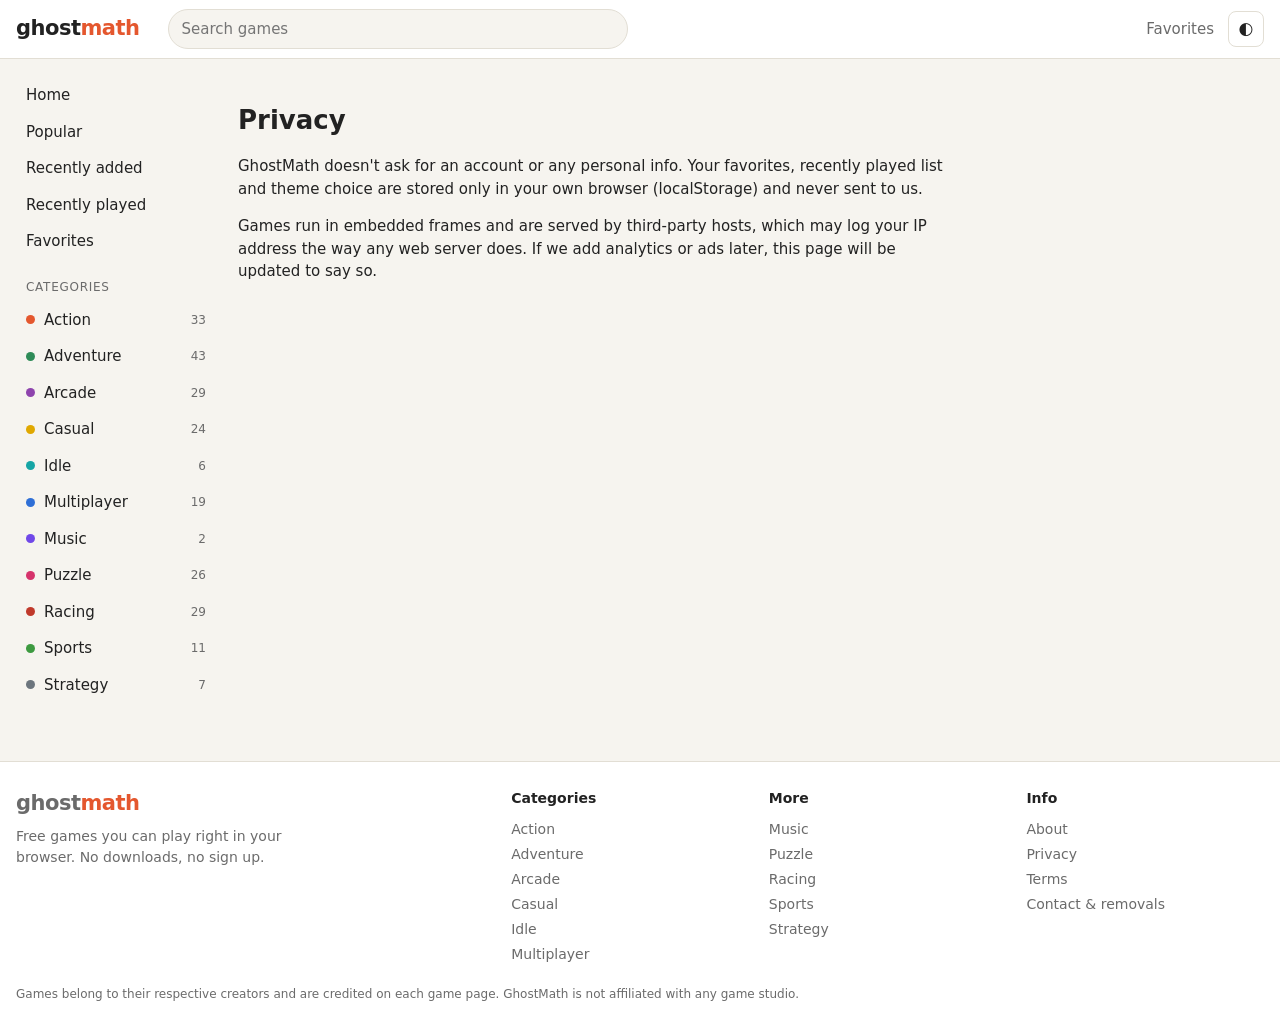
<file: privacy.html>
<!doctype html><html lang="en"><head><meta charset="utf-8"><meta name="viewport" content="width=device-width,initial-scale=1"><link rel="stylesheet" href="style.css"><link rel="icon" href="favicon.svg" type="image/svg+xml"><script>try{var t=localStorage.getItem("gm_theme");if(t)document.documentElement.setAttribute("data-theme",t)}catch(e){}</script><title>Privacy - GhostMath</title><meta name="description" content="Privacy"></head><body><header><div class="wrap bar"><button id="menu" aria-label="Menu">&#9776;</button><a class="logo" href="index.html">ghost<span>math</span></a><div class="search"><input id="q" type="search" placeholder="Search games" autocomplete="off"><ul id="sug"></ul></div><a class="hl" href="browse.html?list=favorites">Favorites</a><button id="theme" class="ib" aria-label="Toggle dark mode">&#9680;</button></div></header><div class="wrap layout"><aside id="side"><nav><a href="index.html" class="sl">Home</a><a href="browse.html?list=popular" class="sl">Popular</a><a href="browse.html?list=new" class="sl">Recently added</a><a href="browse.html?list=recent" class="sl">Recently played</a><a href="browse.html?list=favorites" class="sl">Favorites <span class="cnt" id="favcount"></span></a></nav><div class="sh">Categories</div><nav><a href="browse.html?c=Action" class="sl"><i style="background:#e4572e"></i>Action<span class="cnt">33</span></a><a href="browse.html?c=Adventure" class="sl"><i style="background:#2e8b57"></i>Adventure<span class="cnt">43</span></a><a href="browse.html?c=Arcade" class="sl"><i style="background:#8e44ad"></i>Arcade<span class="cnt">29</span></a><a href="browse.html?c=Casual" class="sl"><i style="background:#e0a800"></i>Casual<span class="cnt">25</span></a><a href="browse.html?c=Idle" class="sl"><i style="background:#16a5a5"></i>Idle<span class="cnt">6</span></a><a href="browse.html?c=Multiplayer" class="sl"><i style="background:#2f6fd6"></i>Multiplayer<span class="cnt">17</span></a><a href="browse.html?c=Music" class="sl"><i style="background:#7048e8"></i>Music<span class="cnt">2</span></a><a href="browse.html?c=Puzzle" class="sl"><i style="background:#d6336c"></i>Puzzle<span class="cnt">26</span></a><a href="browse.html?c=Racing" class="sl"><i style="background:#c0392b"></i>Racing<span class="cnt">30</span></a><a href="browse.html?c=Sports" class="sl"><i style="background:#3d9a40"></i>Sports<span class="cnt">11</span></a><a href="browse.html?c=Strategy" class="sl"><i style="background:#6c757d"></i>Strategy<span class="cnt">7</span></a></nav></aside><main id="main" class=""><div class="page"><h1>Privacy</h1><p>GhostMath doesn't ask for an account or any personal info. Your favorites, recently played list and theme choice are stored only in your own browser (localStorage) and never sent to us.</p><p>Games run in embedded frames and are served by third-party hosts, which may log your IP address the way any web server does. If we add analytics or ads later, this page will be updated to say so.</p></div></main></div><footer><div class="wrap fcols"><div><b class="logo">ghost<span>math</span></b><p>Free games you can play right in your browser. No downloads, no sign up.</p></div><div><h4>Categories</h4><a href="browse.html?c=Action">Action</a><a href="browse.html?c=Adventure">Adventure</a><a href="browse.html?c=Arcade">Arcade</a><a href="browse.html?c=Casual">Casual</a><a href="browse.html?c=Idle">Idle</a><a href="browse.html?c=Multiplayer">Multiplayer</a></div><div><h4>More</h4><a href="browse.html?c=Music">Music</a><a href="browse.html?c=Puzzle">Puzzle</a><a href="browse.html?c=Racing">Racing</a><a href="browse.html?c=Sports">Sports</a><a href="browse.html?c=Strategy">Strategy</a></div><div><h4>Info</h4><a href="about.html">About</a><a href="privacy.html">Privacy</a><a href="terms.html">Terms</a><a href="contact.html">Contact &amp; removals</a></div></div><div class="wrap small">Games belong to their respective creators and are credited on each game page. GhostMath is not affiliated with any game studio.</div></footer><div id="shade"></div><script src="games.js"></script><script src="app.js"></script></body></html>
</file>
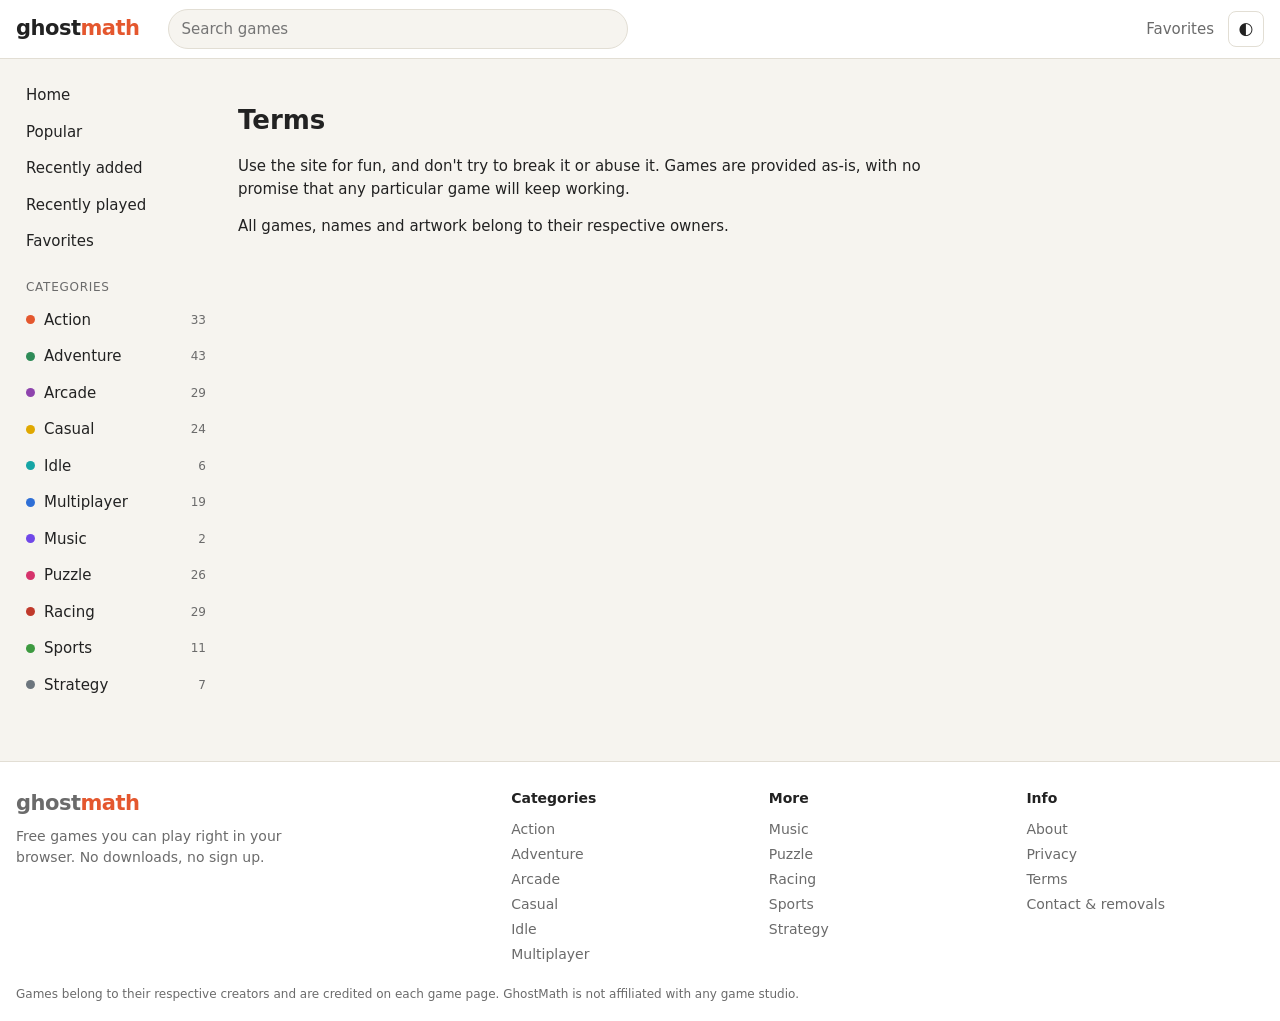
<file: terms.html>
<!doctype html><html lang="en"><head><meta charset="utf-8"><meta name="viewport" content="width=device-width,initial-scale=1"><link rel="stylesheet" href="style.css"><link rel="icon" href="favicon.svg" type="image/svg+xml"><script>try{var t=localStorage.getItem("gm_theme");if(t)document.documentElement.setAttribute("data-theme",t)}catch(e){}</script><title>Terms - GhostMath</title><meta name="description" content="Terms"></head><body><header><div class="wrap bar"><button id="menu" aria-label="Menu">&#9776;</button><a class="logo" href="index.html">ghost<span>math</span></a><div class="search"><input id="q" type="search" placeholder="Search games" autocomplete="off"><ul id="sug"></ul></div><a class="hl" href="browse.html?list=favorites">Favorites</a><button id="theme" class="ib" aria-label="Toggle dark mode">&#9680;</button></div></header><div class="wrap layout"><aside id="side"><nav><a href="index.html" class="sl">Home</a><a href="browse.html?list=popular" class="sl">Popular</a><a href="browse.html?list=new" class="sl">Recently added</a><a href="browse.html?list=recent" class="sl">Recently played</a><a href="browse.html?list=favorites" class="sl">Favorites <span class="cnt" id="favcount"></span></a></nav><div class="sh">Categories</div><nav><a href="browse.html?c=Action" class="sl"><i style="background:#e4572e"></i>Action<span class="cnt">33</span></a><a href="browse.html?c=Adventure" class="sl"><i style="background:#2e8b57"></i>Adventure<span class="cnt">43</span></a><a href="browse.html?c=Arcade" class="sl"><i style="background:#8e44ad"></i>Arcade<span class="cnt">29</span></a><a href="browse.html?c=Casual" class="sl"><i style="background:#e0a800"></i>Casual<span class="cnt">25</span></a><a href="browse.html?c=Idle" class="sl"><i style="background:#16a5a5"></i>Idle<span class="cnt">6</span></a><a href="browse.html?c=Multiplayer" class="sl"><i style="background:#2f6fd6"></i>Multiplayer<span class="cnt">17</span></a><a href="browse.html?c=Music" class="sl"><i style="background:#7048e8"></i>Music<span class="cnt">2</span></a><a href="browse.html?c=Puzzle" class="sl"><i style="background:#d6336c"></i>Puzzle<span class="cnt">26</span></a><a href="browse.html?c=Racing" class="sl"><i style="background:#c0392b"></i>Racing<span class="cnt">30</span></a><a href="browse.html?c=Sports" class="sl"><i style="background:#3d9a40"></i>Sports<span class="cnt">11</span></a><a href="browse.html?c=Strategy" class="sl"><i style="background:#6c757d"></i>Strategy<span class="cnt">7</span></a></nav></aside><main id="main" class=""><div class="page"><h1>Terms</h1><p>Use the site for fun, and don't try to break it or abuse it. Games are provided as-is, with no promise that any particular game will keep working.</p><p>All games, names and artwork belong to their respective owners.</p></div></main></div><footer><div class="wrap fcols"><div><b class="logo">ghost<span>math</span></b><p>Free games you can play right in your browser. No downloads, no sign up.</p></div><div><h4>Categories</h4><a href="browse.html?c=Action">Action</a><a href="browse.html?c=Adventure">Adventure</a><a href="browse.html?c=Arcade">Arcade</a><a href="browse.html?c=Casual">Casual</a><a href="browse.html?c=Idle">Idle</a><a href="browse.html?c=Multiplayer">Multiplayer</a></div><div><h4>More</h4><a href="browse.html?c=Music">Music</a><a href="browse.html?c=Puzzle">Puzzle</a><a href="browse.html?c=Racing">Racing</a><a href="browse.html?c=Sports">Sports</a><a href="browse.html?c=Strategy">Strategy</a></div><div><h4>Info</h4><a href="about.html">About</a><a href="privacy.html">Privacy</a><a href="terms.html">Terms</a><a href="contact.html">Contact &amp; removals</a></div></div><div class="wrap small">Games belong to their respective creators and are credited on each game page. GhostMath is not affiliated with any game studio.</div></footer><div id="shade"></div><script src="games.js"></script><script src="app.js"></script></body></html>
</file>
<file: style.css>
:root{--bg:#f6f4ef;--card:#fff;--ink:#222;--mute:#6b6b6b;--line:#e2ded4;--accent:#e4572e;--accent-d:#c44521;--shadow:0 2px 8px rgba(0,0,0,.08)}
:root[data-theme="dark"]{--bg:#1b1b1d;--card:#262629;--ink:#ececec;--mute:#9a9a9f;--line:#38383d;--shadow:0 2px 8px rgba(0,0,0,.4)}
@media (prefers-color-scheme:dark){:root:not([data-theme="light"]){--bg:#1b1b1d;--card:#262629;--ink:#ececec;--mute:#9a9a9f;--line:#38383d;--shadow:0 2px 8px rgba(0,0,0,.4)}}
*{box-sizing:border-box}
body{margin:0;font:15px/1.5 system-ui,-apple-system,"Segoe UI",Roboto,sans-serif;background:var(--bg);color:var(--ink)}
a{color:inherit;text-decoration:none}
button,select,input{font:inherit;color:inherit}
.wrap{max-width:1320px;margin:0 auto;padding:0 16px}
.mute{color:var(--mute)}
/* header */
header{background:var(--card);border-bottom:1px solid var(--line);position:sticky;top:0;z-index:30}
.bar{display:flex;align-items:center;gap:14px;height:58px}
.logo{font-weight:800;font-size:21px;letter-spacing:-.5px}
.logo span{color:var(--accent)}
.search{position:relative;flex:1;max-width:460px;margin:0 auto 0 14px}
.search input{width:100%;padding:8px 13px;border:1px solid var(--line);border-radius:999px;background:var(--bg)}
.search input:focus{outline:2px solid var(--accent);outline-offset:-1px}
#sug{display:none;list-style:none;margin:6px 0 0;padding:6px;position:absolute;left:0;right:0;background:var(--card);border:1px solid var(--line);border-radius:10px;box-shadow:var(--shadow)}
#sug li a{display:flex;align-items:center;gap:10px;padding:6px 8px;border-radius:6px}
#sug li a:hover{background:var(--bg)}
#sug img{width:34px;height:34px;border-radius:6px;object-fit:cover}
.hl{color:var(--mute);font-weight:500}
.hl:hover{color:var(--ink)}
.ib,#menu{background:none;border:1px solid var(--line);border-radius:8px;width:36px;height:36px;cursor:pointer;font-size:17px}
#menu{display:none}
/* layout */
.layout{display:flex;gap:22px;align-items:flex-start}
#side{width:200px;flex:none;position:sticky;top:58px;max-height:calc(100vh - 58px);overflow:auto;padding:18px 0}
#main{flex:1;min-width:0;padding:18px 0 10px}
.sl{display:flex;align-items:center;gap:9px;padding:7px 10px;border-radius:8px;color:var(--ink);font-weight:500}
.sl:hover{background:var(--card)}
.sl i{width:9px;height:9px;border-radius:50%;display:inline-block}
.cnt{margin-left:auto;color:var(--mute);font-size:12px;font-weight:400}
.sh{margin:18px 10px 6px;font-size:12px;text-transform:uppercase;letter-spacing:.06em;color:var(--mute)}
/* tiles */
h1{font-size:26px;margin:0 0 12px}
h2{font-size:18px;margin:26px 0 10px}
.grid{display:grid;grid-template-columns:repeat(auto-fill,minmax(150px,1fr));gap:12px}
.grid.small{grid-template-columns:repeat(2,1fr)}
.tile{position:relative;background:var(--card);border:1px solid var(--line);border-radius:10px;overflow:hidden;display:block;transition:transform .12s,box-shadow .12s}
.tile:hover{transform:translateY(-2px);box-shadow:var(--shadow);border-color:var(--accent)}
.tile img{width:100%;aspect-ratio:1/1;object-fit:cover;display:block;background:#ddd}
.tile b{display:block;padding:7px 9px 1px;font-size:14px;white-space:nowrap;overflow:hidden;text-overflow:ellipsis}
.tile small{display:block;padding:0 9px 8px;color:var(--mute);font-size:12px}
.badge{position:absolute;left:7px;top:7px;background:var(--accent);color:#fff;font-size:11px;font-weight:700;padding:1px 7px;border-radius:999px}
.heart{position:absolute;right:6px;top:6px;width:28px;height:28px;border-radius:50%;border:0;background:rgba(0,0,0,.45);color:#fff;cursor:pointer;opacity:0;transition:opacity .12s;font-size:15px;line-height:28px;padding:0}
.tile:hover .heart,.heart.on{opacity:1}
.heart.on{background:var(--accent)}
.mosaic{display:grid;grid-template-columns:repeat(6,1fr);gap:12px}
.mosaic .tile:first-child{grid-column:span 2;grid-row:span 2}
.mosaic .tile:first-child img{height:calc(100% - 52px);aspect-ratio:auto}
.mosaic .tile:first-child b{font-size:17px}
.rowhead{display:flex;justify-content:space-between;align-items:baseline}
.rowhead a{color:var(--accent);font-weight:600;font-size:14px}
.rowgrid{display:grid;grid-template-columns:repeat(6,1fr);gap:12px}
/* browse */
.chips{display:flex;gap:8px;flex-wrap:wrap;margin:6px 0 4px}
.chip{padding:5px 12px;border:1px solid var(--line);border-radius:999px;background:var(--card);font-size:14px}
.chip.on{background:var(--accent);border-color:var(--accent);color:#fff}
.toolbar{display:flex;justify-content:space-between;align-items:center;margin:10px 0}
select{padding:5px 8px;border:1px solid var(--line);border-radius:6px;background:var(--card)}
.empty{color:var(--mute);padding:30px 0}
/* game page */
.crumbs{font-size:13px;color:var(--mute);margin-bottom:10px}
.crumbs a:hover{text-decoration:underline}
.gcols{display:flex;gap:18px;align-items:flex-start}
.gmain{flex:1;min-width:0}
.gside{width:300px;flex:none}
.gside h3{margin:0 0 10px;font-size:16px}
.player{position:relative;background:#000;border-radius:10px;overflow:hidden;aspect-ratio:16/9;width:100%}
.player iframe{width:100%;height:100%;border:0;display:block}
.cover{position:absolute;inset:0;display:flex;flex-direction:column;align-items:center;justify-content:center;gap:14px;color:#fff;text-align:center;cursor:pointer;background-size:cover;background-position:center}
.cover::before{content:"";position:absolute;inset:0;background:rgba(0,0,0,.55);backdrop-filter:blur(8px)}
.cover>*{position:relative}
.cover img{width:120px;height:120px;border-radius:18px;object-fit:cover;box-shadow:0 4px 18px rgba(0,0,0,.5)}
.cover .play{background:var(--accent);padding:10px 34px;border-radius:999px;font-weight:700;font-size:18px}
.cover:hover .play{background:var(--accent-d)}
.loading{color:#bbb;text-align:center;padding:12% 16px;margin:0}
.gbar{display:flex;align-items:center;justify-content:space-between;gap:12px;flex-wrap:wrap;margin:14px 0 12px}
.gbar h1{margin:0}
.gbtns{display:flex;gap:8px;flex-wrap:wrap}
.btn{padding:7px 14px;border:1px solid var(--line);border-radius:8px;background:var(--card);cursor:pointer}
.btn:hover{border-color:var(--accent)}
.btn.on{background:var(--accent);border-color:var(--accent);color:#fff}
.card{background:var(--card);border:1px solid var(--line);border-radius:10px;padding:14px 16px}
.card h3{margin:0 0 6px;font-size:16px}
.card dl{display:grid;grid-template-columns:110px 1fr;gap:4px 10px;margin:10px 0 0}
.card dt{color:var(--mute)}
.card dd{margin:0}
.card a{text-decoration:underline}
/* misc */
.seo{margin-top:34px;padding-top:6px;color:var(--mute);font-size:14px;max-width:820px}
.seo h2{color:var(--ink)}
.page{max-width:720px;padding:24px 0}
footer{margin-top:40px;border-top:1px solid var(--line);background:var(--card);padding:26px 0 18px;color:var(--mute);font-size:14px}
.fcols{display:grid;grid-template-columns:2fr 1fr 1fr 1fr;gap:20px}
.fcols h4{margin:0 0 8px;color:var(--ink);font-size:14px}
.fcols a{display:block;padding:2px 0}
.fcols a:hover{color:var(--ink);text-decoration:underline}
.fcols p{margin:6px 0 0;max-width:300px}
.small{margin-top:18px;font-size:12px}
#shade{display:none}
@media(max-width:1000px){.mosaic{grid-template-columns:repeat(3,1fr)}.rowgrid{grid-template-columns:repeat(3,1fr)}.gcols{flex-direction:column}.gside{width:100%}.gside .grid.small{grid-template-columns:repeat(auto-fill,minmax(120px,1fr))}}
@media(max-width:820px){
 #menu{display:block}.hl{display:none}.search{margin-left:0}
 #side{position:fixed;left:0;top:58px;bottom:0;z-index:40;background:var(--bg);width:230px;padding:14px 12px;transform:translateX(-100%);transition:transform .18s;border-right:1px solid var(--line);max-height:none}
 .nav-open #side{transform:none}
 .nav-open #shade{display:block;position:fixed;inset:58px 0 0 0;background:rgba(0,0,0,.4);z-index:35}
 .layout{display:block}.fcols{grid-template-columns:1fr 1fr}
}
@media(max-width:560px){.grid{grid-template-columns:repeat(auto-fill,minmax(110px,1fr))}.rowgrid{grid-template-columns:repeat(2,1fr)}.mosaic{grid-template-columns:repeat(2,1fr)}.mosaic .tile:first-child{grid-column:span 2;grid-row:span 1}.mosaic .tile:first-child img{height:auto;aspect-ratio:16/9}.logo{font-size:18px}.heart{opacity:1}}
</file>
